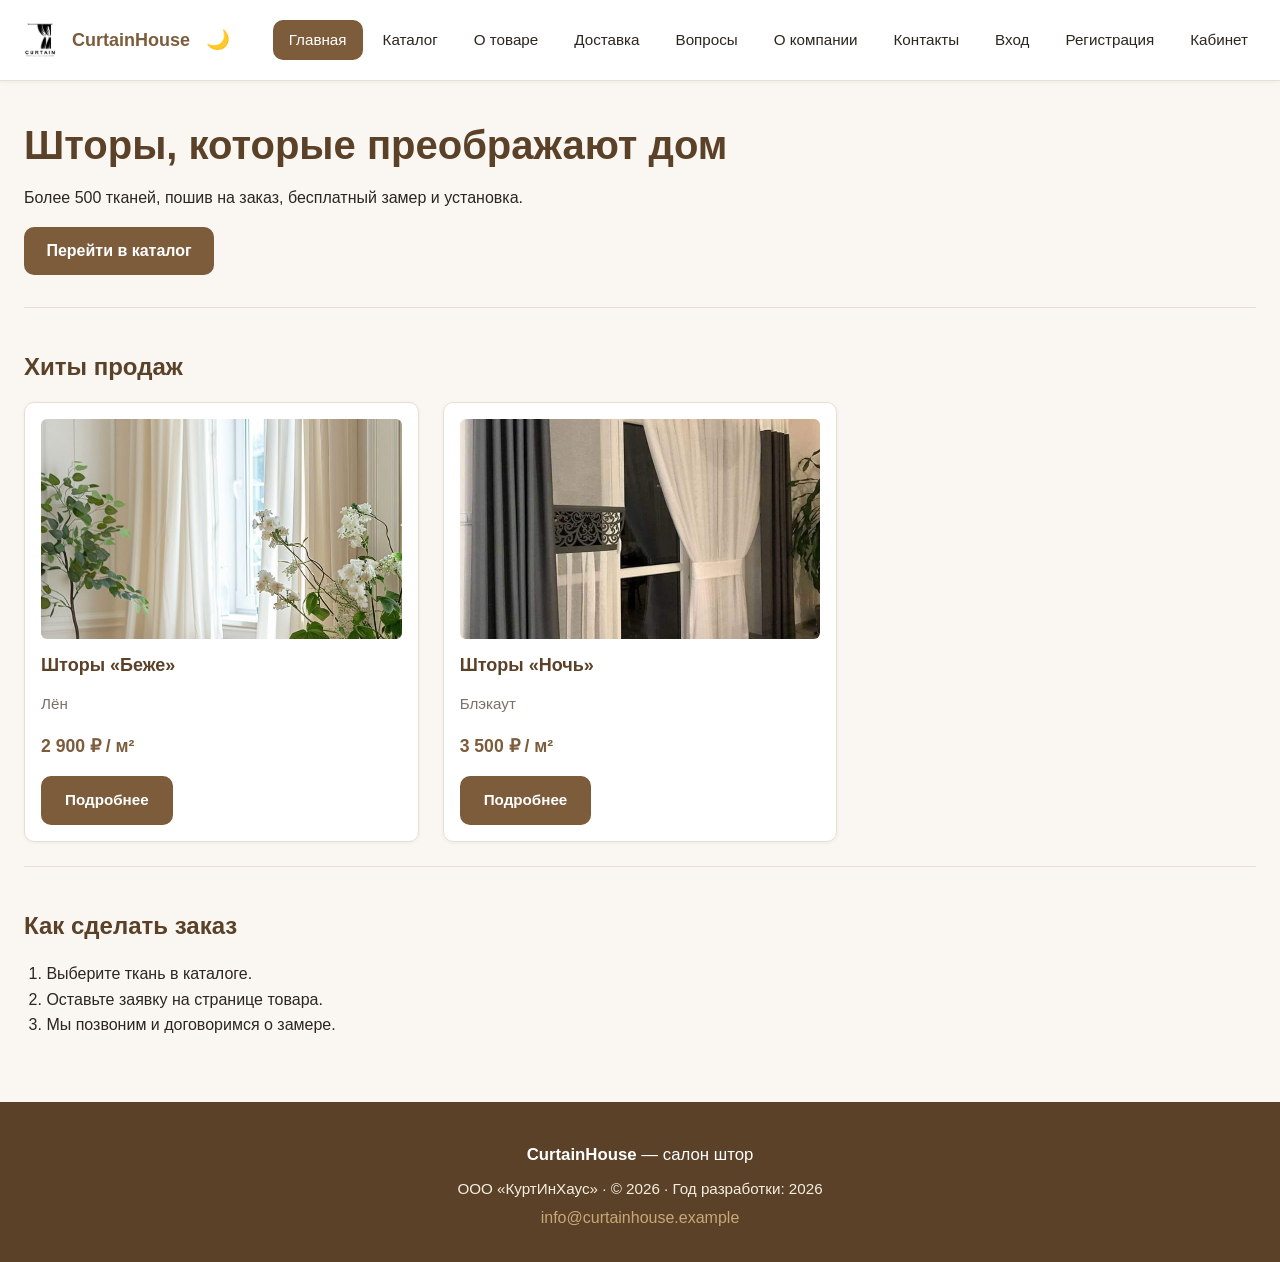
<file: index.html>
<!DOCTYPE html>
<html lang="ru">
<head>
  <meta charset="UTF-8">
  <meta name="viewport" content="width=device-width, initial-scale=1.0">
  <meta name="description" content="CurtainHouse — интернет-магазин штор: готовые решения и пошив на заказ.">
  <title>CurtainHouse — магазин штор</title>
  <link rel="stylesheet" href="css/style.css">
</head>
<body>
  <a href="#main" class="skip-link">Перейти к основному содержимому</a>

  <!-- ШАПКА (см. раздел 3) -->
  <header class="header">
    <a href="index.html" class="header__logo">
      <img src="10.jpg" alt="Логотип CurtainHouse" width="48" height="48">
      <strong>CurtainHouse</strong>
    </a>
    <label class="theme-toggle" aria-label="Переключить тему">
  <input type="checkbox" class="theme-toggle__input" id="theme-toggle">
  <span class="theme-toggle__icon">🌙</span>
</label>
    <input type="checkbox" id="burger" class="header__burger-input">
    <label for="burger" class="header__burger" aria-label="Меню">
      <span class="header__burger-line"></span>
      <span class="header__burger-line"></span>
      <span class="header__burger-line"></span>
    </label>
    <nav class="header__nav" aria-label="Основное меню">
      <ul class="header__menu">
        <li><a href="index.html" class="header__menu-link header__menu-link--active" aria-current="page">Главная</a></li>
        <li><a href="catalog.html" class="header__menu-link">Каталог</a></li>
        <li><a href="product.html" class="header__menu-link">О товаре</a></li>
        <li><a href="delivery.html" class="header__menu-link">Доставка</a></li>
        <li><a href="faq.html" class="header__menu-link">Вопросы</a></li>
        <li><a href="about.html" class="header__menu-link">О компании</a></li>
        <li><a href="contacts.html" class="header__menu-link">Контакты</a></li>
        <li><a href="login.html" class="header__menu-link">Вход</a></li>
        <li><a href="register.html" class="header__menu-link">Регистрация</a></li>
        <li><a href="profile.html" class="header__menu-link">Кабинет</a></li>
      </ul>
    </nav>
  </header>

  <main class="main" id="main">
    <section>
      <h1>Шторы, которые преображают дом</h1>
      <p>Более 500 тканей, пошив на заказ, бесплатный замер и установка.</p>
      <p><a href="catalog.html" class="section__link">Перейти в каталог</a></p>
    </section>

    <section>
      <h2>Хиты продаж</h2>
      <div class="card-grid">
        <article class="card">
          <img class="card__image" src="1.jpg" alt="Шторы льняные бежевые" width="400" height="300">
          <h3 class="card__title"><a href="product.html" class="card__title-link">Шторы «Беже»</a></h3>
          <p class="card__meta">Лён</p>
          <p class="card__price">2 900 ₽ / м²</p>
          <a href="product.html" class="btn btn--primary card__btn">Подробнее</a>
        </article>
        <article class="card">
          <img class="card__image" src="4.jpg" alt="Шторы блэкаут чёрные" width="400" height="300">
          <h3 class="card__title"><a href="product.html" class="card__title-link">Шторы «Ночь»</a></h3>
          <p class="card__meta">Блэкаут</p>
          <p class="card__price">3 500 ₽ / м²</p>
          <a href="product.html" class="btn btn--primary card__btn">Подробнее</a>
        </article>
      </div>
    </section>

    <section>
      <h2>Как сделать заказ</h2>
      <ol>
        <li>Выберите ткань в каталоге.</li>
        <li>Оставьте заявку на странице товара.</li>
        <li>Мы позвоним и договоримся о замере.</li>
      </ol>
    </section>
  </main>
     
  <footer class="footer">
    <p class="footer__title"><strong>CurtainHouse</strong> — салон штор</p>
    <p class="footer__text">ООО «КуртИнХаус» · &copy; 2026 · Год разработки: 2026</p>
    <p><a href="mailto:info@curtainhouse.example" class="footer__link">info@curtainhouse.example</a></p>
  </footer>
    <script src="js/theme.js"></script>
</body>
</html>
</file>
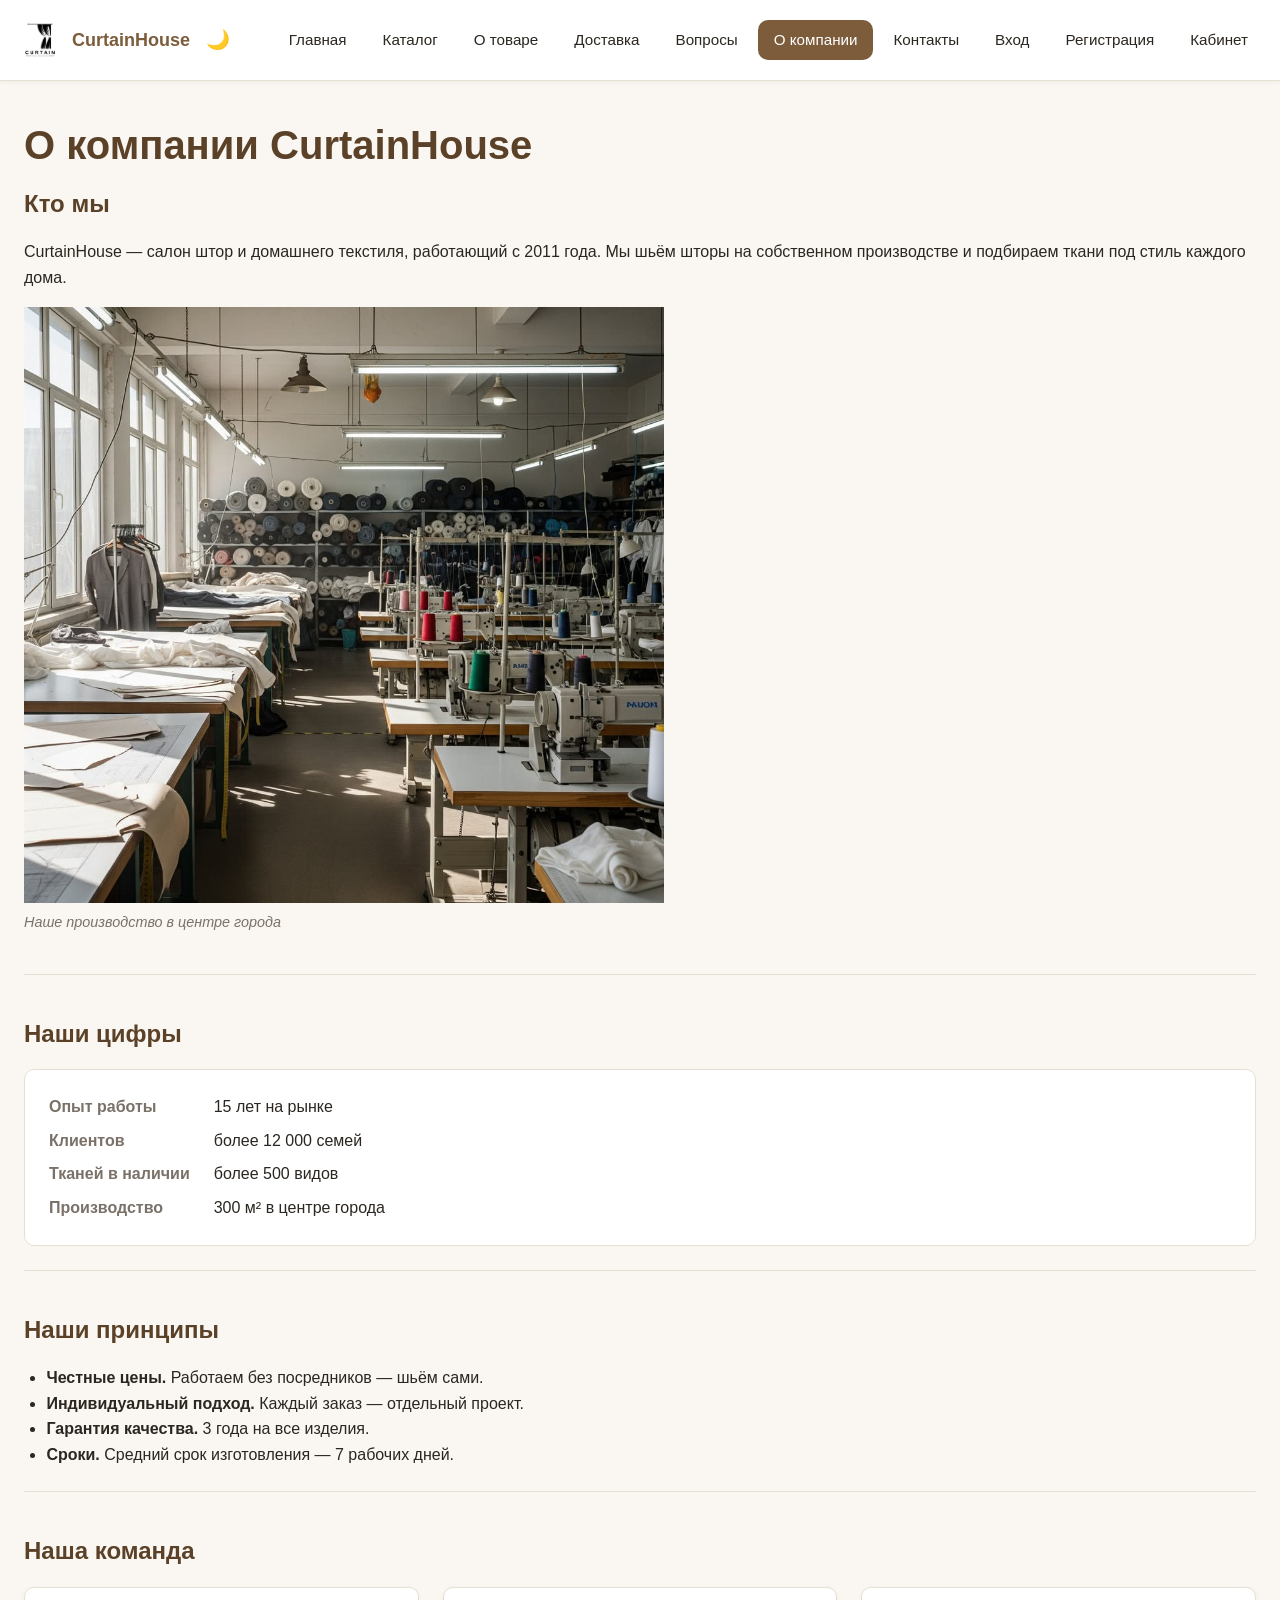
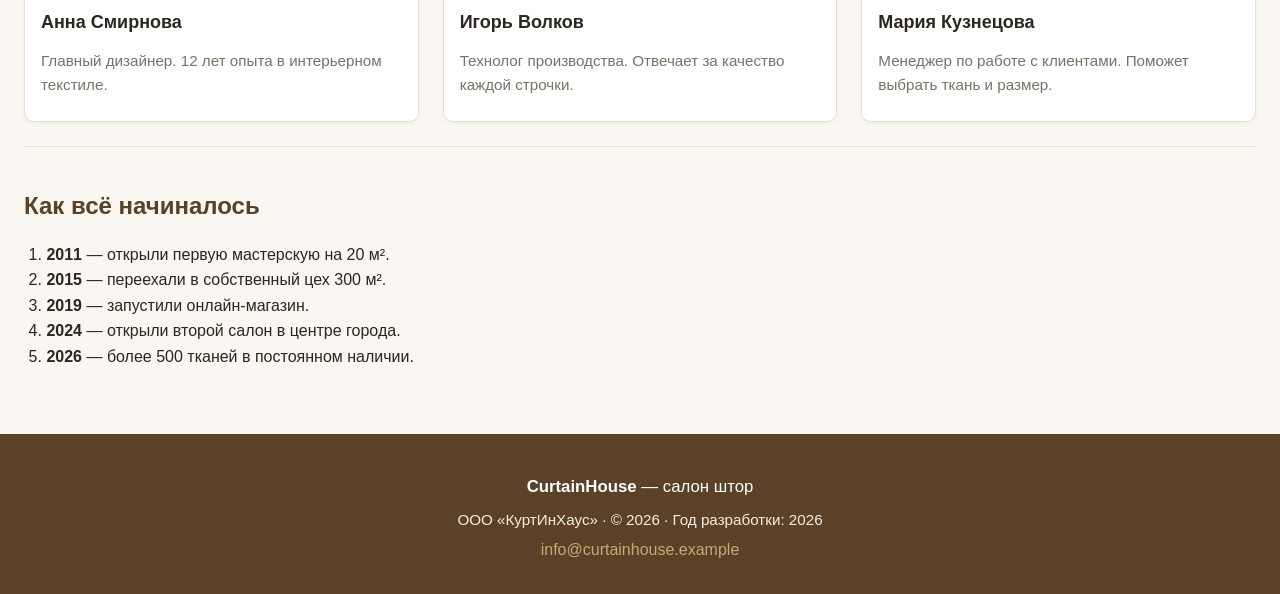
<file: about.html>
<!DOCTYPE html>
<html lang="ru">
<head>
  <meta charset="UTF-8">
  <meta name="viewport" content="width=device-width, initial-scale=1.0">
  <meta name="description" content="О компании CurtainHouse: 15 лет на рынке, собственное производство.">
  <title>О компании — CurtainHouse</title>
  <link rel="stylesheet" href="css/style.css">
</head>
<body>
  <a href="#main" class="skip-link">Перейти к основному содержимому</a>

  <header class="header">
    <a href="index.html" class="header__logo">
      <img src="10.jpg" alt="Логотип CurtainHouse" width="48" height="48">
      <strong>CurtainHouse</strong>
    </a>
    <label class="theme-toggle" aria-label="Переключить тему">
  <input type="checkbox" class="theme-toggle__input" id="theme-toggle">
  <span class="theme-toggle__icon">🌙</span>
</label>
    <input type="checkbox" id="burger" class="header__burger-input">
    <label for="burger" class="header__burger" aria-label="Меню">
      <span class="header__burger-line"></span>
      <span class="header__burger-line"></span>
      <span class="header__burger-line"></span>
    </label>
    <nav class="header__nav" aria-label="Основное меню">
      <ul class="header__menu">
        <li><a href="index.html" class="header__menu-link">Главная</a></li>
        <li><a href="catalog.html" class="header__menu-link">Каталог</a></li>
        <li><a href="product.html" class="header__menu-link">О товаре</a></li>
        <li><a href="delivery.html" class="header__menu-link">Доставка</a></li>
        <li><a href="faq.html" class="header__menu-link">Вопросы</a></li>
        <li><a href="about.html" class="header__menu-link header__menu-link--active" aria-current="page">О компании</a></li>
        <li><a href="contacts.html" class="header__menu-link">Контакты</a></li>
        <li><a href="login.html" class="header__menu-link">Вход</a></li>
        <li><a href="register.html" class="header__menu-link">Регистрация</a></li>
        <li><a href="profile.html" class="header__menu-link">Кабинет</a></li>
      </ul>
    </nav>
  </header>

  <main class="main" id="main">
    <h1>О компании CurtainHouse</h1>

    <section>
      <h2>Кто мы</h2>
      <p>CurtainHouse — салон штор и домашнего текстиля, работающий с 2011 года.
         Мы шьём шторы на собственном производстве и подбираем ткани
         под стиль каждого дома.</p>

      <figure>
        <img src="8c.jpg" alt="Швейный цех CurtainHouse" width="640" height="400">
        <figcaption>Наше производство в центре города</figcaption>
      </figure>
    </section>

    <section>
      <h2>Наши цифры</h2>
      <dl>
        <dt>Опыт работы</dt><dd>15 лет на рынке</dd>
        <dt>Клиентов</dt><dd>более 12 000 семей</dd>
        <dt>Тканей в наличии</dt><dd>более 500 видов</dd>
        <dt>Производство</dt><dd>300 м² в центре города</dd>
      </dl>
    </section>

    <section>
      <h2>Наши принципы</h2>
      <ul>
        <li><strong>Честные цены.</strong> Работаем без посредников — шьём сами.</li>
        <li><strong>Индивидуальный подход.</strong> Каждый заказ — отдельный проект.</li>
        <li><strong>Гарантия качества.</strong> 3 года на все изделия.</li>
        <li><strong>Сроки.</strong> Средний срок изготовления — 7 рабочих дней.</li>
      </ul>
    </section>

    <section>
      <h2>Наша команда</h2>
      <div class="card-grid">
        <article class="card">
          <h3 class="card__title">Анна Смирнова</h3>
          <p class="card__meta">Главный дизайнер. 12 лет опыта в интерьерном текстиле.</p>
        </article>
        <article class="card">
          <h3 class="card__title">Игорь Волков</h3>
          <p class="card__meta">Технолог производства. Отвечает за качество каждой строчки.</p>
        </article>
        <article class="card">
          <h3 class="card__title">Мария Кузнецова</h3>
          <p class="card__meta">Менеджер по работе с клиентами. Поможет выбрать ткань и размер.</p>
        </article>
      </div>
    </section>

    <section>
      <h2>Как всё начиналось</h2>
      <ol>
        <li><strong>2011</strong> — открыли первую мастерскую на 20 м².</li>
        <li><strong>2015</strong> — переехали в собственный цех 300 м².</li>
        <li><strong>2019</strong> — запустили онлайн-магазин.</li>
        <li><strong>2024</strong> — открыли второй салон в центре города.</li>
        <li><strong>2026</strong> — более 500 тканей в постоянном наличии.</li>
      </ol>
    </section>
  </main>

  <footer class="footer">
    <p class="footer__title"><strong>CurtainHouse</strong> — салон штор</p>
    <p class="footer__text">ООО «КуртИнХаус» · &copy; 2026 · Год разработки: 2026</p>
    <p><a href="mailto:info@curtainhouse.example" class="footer__link">info@curtainhouse.example</a></p>
  </footer>
  <script src="js/theme.js"></script>
</body>
</html>
</file>
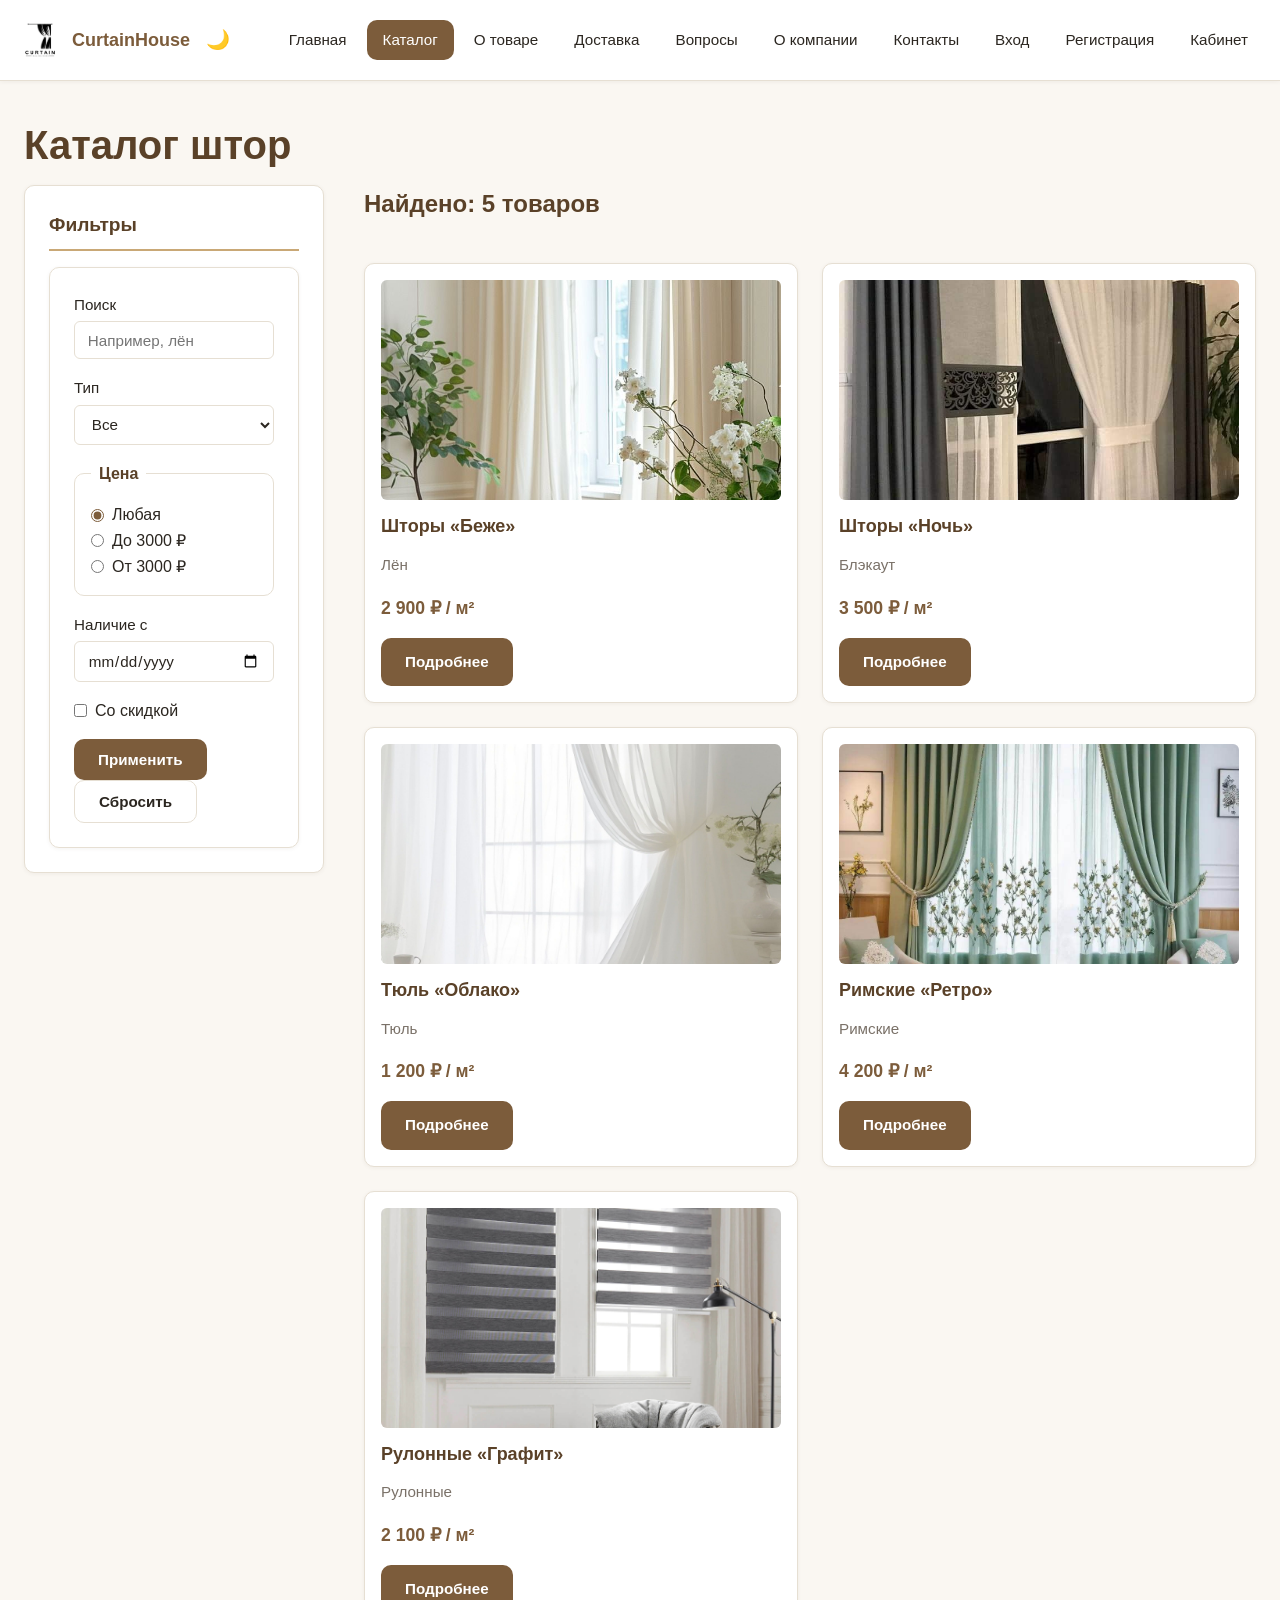
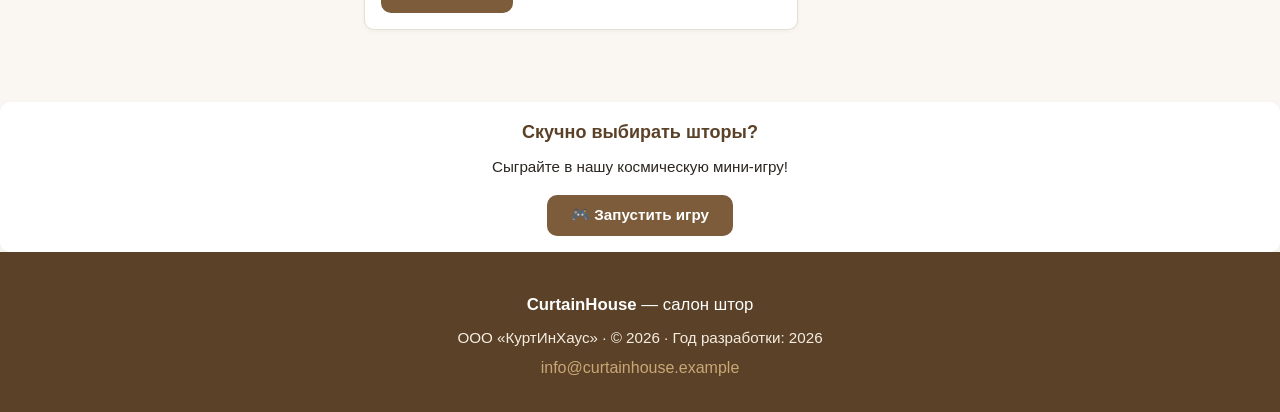
<file: catalog.html>
<!DOCTYPE html>
<html lang="ru">
<head>
  <meta charset="UTF-8">
  <meta name="viewport" content="width=device-width, initial-scale=1.0">
  <meta name="description" content="Каталог штор CurtainHouse: блэкаут, лён, тюль, римские и рулонные.">
  <title>Каталог штор — CurtainHouse</title>
  <link rel="stylesheet" href="css/style.css">
</head>
<body>
  <a href="#main" class="skip-link">Перейти к основному содержимому</a>

  <header class="header">
    <a href="index.html" class="header__logo">
      <img src="10.jpg" alt="Логотип CurtainHouse" width="48" height="48">
      <strong>CurtainHouse</strong>
    </a>
    <label class="theme-toggle" aria-label="Переключить тему">
  <input type="checkbox" class="theme-toggle__input" id="theme-toggle">
  <span class="theme-toggle__icon">🌙</span>
</label>
    <input type="checkbox" id="burger" class="header__burger-input">
    <label for="burger" class="header__burger" aria-label="Меню">
      <span class="header__burger-line"></span>
      <span class="header__burger-line"></span>
      <span class="header__burger-line"></span>
    </label>
    <nav class="header__nav" aria-label="Основное меню">
      <ul class="header__menu">
        <li><a href="index.html" class="header__menu-link">Главная</a></li>
        <li><a href="catalog.html" class="header__menu-link header__menu-link--active" aria-current="page">Каталог</a></li>
        <li><a href="product.html" class="header__menu-link">О товаре</a></li>
        <li><a href="delivery.html" class="header__menu-link">Доставка</a></li>
        <li><a href="faq.html" class="header__menu-link">Вопросы</a></li>
        <li><a href="about.html" class="header__menu-link">О компании</a></li>
        <li><a href="contacts.html" class="header__menu-link">Контакты</a></li>
        <li><a href="login.html" class="header__menu-link">Вход</a></li>
        <li><a href="register.html" class="header__menu-link">Регистрация</a></li>
        <li><a href="profile.html" class="header__menu-link">Кабинет</a></li>
      </ul>
    </nav>
  </header>

  <main class="main" id="main">
    <h1>Каталог штор</h1>

    <div class="catalog">
      <aside class="catalog__aside">
        <h2 class="catalog__aside-title">Фильтры</h2>
        <form class="form" action="catalog.html" method="get">
          <div class="form__field">
            <label class="form__label" for="q">Поиск</label>
            <input class="form__input" type="search" id="q" name="q" placeholder="Например, лён">
          </div>
          <div class="form__field">
            <label class="form__label" for="type">Тип</label>
            <select class="form__select" id="type" name="type">
              <option value="">Все</option>
              <option value="blackout">Блэкаут</option>
              <option value="linen">Лён</option>
              <option value="tulle">Тюль</option>
              <option value="roman">Римские</option>
              <option value="roller">Рулонные</option>
            </select>
          </div>
          <fieldset class="form__fieldset">
            <legend class="form__legend">Цена</legend>
            <label class="form__checkbox-label"><input class="form__checkbox" type="radio" name="price" value="any" checked> Любая</label>
            <label class="form__checkbox-label"><input class="form__checkbox" type="radio" name="price" value="low"> До 3000 ₽</label>
            <label class="form__checkbox-label"><input class="form__checkbox" type="radio" name="price" value="high"> От 3000 ₽</label>
          </fieldset>
          <div class="form__field">
            <label class="form__label" for="date">Наличие с</label>
            <input class="form__input" type="date" id="date" name="date">
          </div>
          <div class="form__field">
            <label class="form__checkbox-label"><input class="form__checkbox" type="checkbox" name="sale" value="1"> Со скидкой</label>
          </div>
          <button type="submit" class="btn btn--primary">Применить</button>
          <button type="reset" class="btn btn--secondary">Сбросить</button>
        </form>
      </aside>

      <section class="catalog__content card-grid" aria-label="Список товаров">
        <h2 class="card-grid__title">Найдено: 5 товаров</h2>

        <article class="card">
          <img class="card__image" src="1.jpg" alt="Шторы льняные бежевые" width="400" height="300">
          <h3 class="card__title"><a href="product.html" class="card__title-link">Шторы «Беже»</a></h3>
          <p class="card__meta">Лён</p>
          <p class="card__price">2 900 ₽ / м²</p>
          <a href="product.html" class="btn btn--primary card__btn">Подробнее</a>
        </article>

        <article class="card">
          <img class="card__image" src="4.jpg" alt="Шторы блэкаут чёрные" width="400" height="300">
          <h3 class="card__title"><a href="product.html" class="card__title-link">Шторы «Ночь»</a></h3>
          <p class="card__meta">Блэкаут</p>
          <p class="card__price">3 500 ₽ / м²</p>
          <a href="product.html" class="btn btn--primary card__btn">Подробнее</a>
        </article>

        <article class="card">
          <img class="card__image" src="2.jpg" alt="Тюль белая" width="400" height="300">
          <h3 class="card__title"><a href="product.html" class="card__title-link">Тюль «Облако»</a></h3>
          <p class="card__meta">Тюль</p>
          <p class="card__price">1 200 ₽ / м²</p>
          <a href="product.html" class="btn btn--primary card__btn">Подробнее</a>
        </article>

        <article class="card">
          <img class="card__image" src="3.jpg" alt="Римские шторы" width="400" height="300">
          <h3 class="card__title"><a href="product.html" class="card__title-link">Римские «Ретро»</a></h3>
          <p class="card__meta">Римские</p>
          <p class="card__price">4 200 ₽ / м²</p>
          <a href="product.html" class="btn btn--primary card__btn">Подробнее</a>
        </article>

        <article class="card">
          <img class="card__image" src="7.jpg" alt="Рулонные шторы серые" width="400" height="300">
          <h3 class="card__title"><a href="product.html" class="card__title-link">Рулонные «Графит»</a></h3>
          <p class="card__meta">Рулонные</p>
          <p class="card__price">2 100 ₽ / м²</p>
          <a href="product.html" class="btn btn--primary card__btn">Подробнее</a>
        </article>
      </section>
    </div>
  </main>
    <!-- Блок с игрой -->
    <section style="text-align: center; margin-top: 2rem; padding: 1rem; background: var(--color-surface); border-radius: var(--radius-md); box-shadow: var(--shadow-sm);">
        <h3 style="color: var(--color-primary-dark); margin-bottom: 0.5rem;">Скучно выбирать шторы?</h3>
        <p style="font-size: 0.95rem; margin-bottom: 1rem;">Сыграйте в нашу космическую мини-игру!</p>
        
        <!-- Кнопка-ссылка на игру (с пульсацией) -->
        <a href="game.html" class="btn btn--primary btn--pulse" style="padding: 0.5rem 1.5rem;">
            🎮 Запустить игру
        </a>
    </section>

  <footer class="footer">
    <p class="footer__title"><strong>CurtainHouse</strong> — салон штор</p>
    <p class="footer__text">ООО «КуртИнХаус» · &copy; 2026 · Год разработки: 2026</p>
    <p><a href="mailto:info@curtainhouse.example" class="footer__link">info@curtainhouse.example</a></p>
  </footer>
    <script src="js/theme.js"></script>
</body>
</html>
</file>
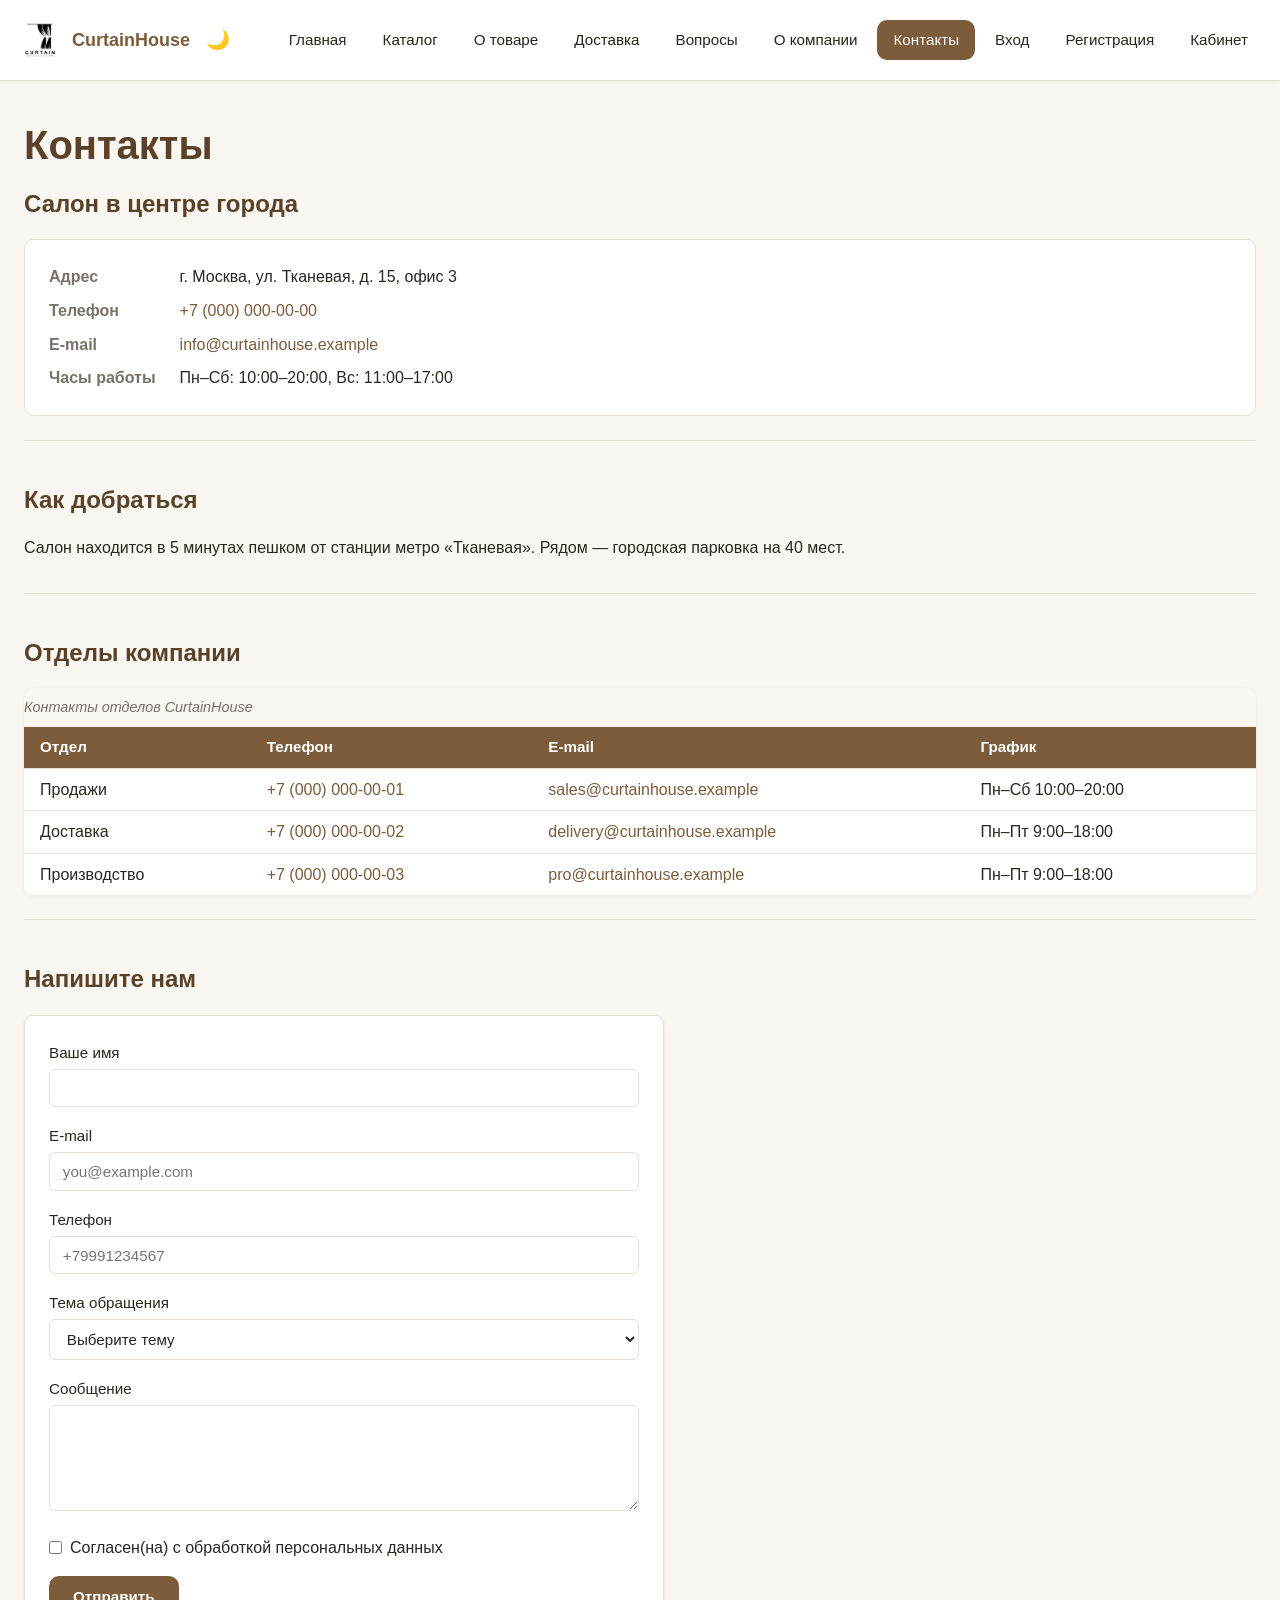
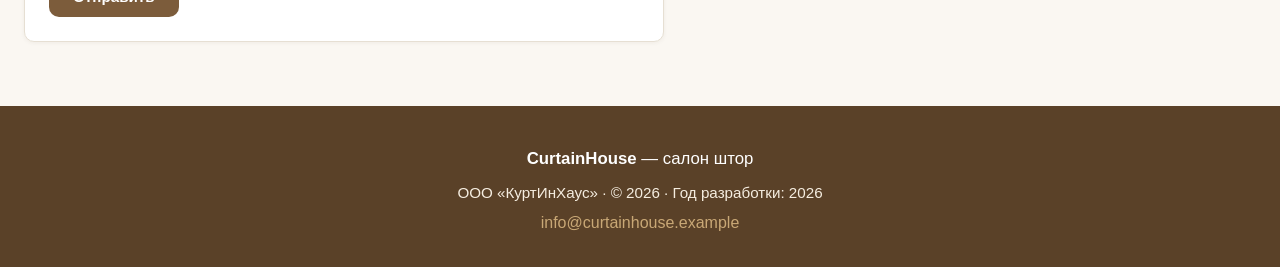
<file: contacts.html>
<!DOCTYPE html>
<html lang="ru">
<head>
  <meta charset="UTF-8">
  <meta name="viewport" content="width=device-width, initial-scale=1.0">
  <meta name="description" content="Контакты CurtainHouse: адрес, телефон, email, форма обратной связи.">
  <title>Контакты — CurtainHouse</title>
  <link rel="stylesheet" href="css/style.css">
</head>
<body>
  <a href="#main" class="skip-link">Перейти к основному содержимому</a>

  <header class="header">
    <a href="index.html" class="header__logo">
      <img src="10.jpg" alt="Логотип CurtainHouse" width="48" height="48">
      <strong>CurtainHouse</strong>
    </a>
    <label class="theme-toggle" aria-label="Переключить тему">
  <input type="checkbox" class="theme-toggle__input" id="theme-toggle">
  <span class="theme-toggle__icon">🌙</span>
</label>
    <input type="checkbox" id="burger" class="header__burger-input">
    <label for="burger" class="header__burger" aria-label="Меню">
      <span class="header__burger-line"></span>
      <span class="header__burger-line"></span>
      <span class="header__burger-line"></span>
    </label>
    <nav class="header__nav" aria-label="Основное меню">
      <ul class="header__menu">
        <li><a href="index.html" class="header__menu-link">Главная</a></li>
        <li><a href="catalog.html" class="header__menu-link">Каталог</a></li>
        <li><a href="product.html" class="header__menu-link">О товаре</a></li>
        <li><a href="delivery.html" class="header__menu-link">Доставка</a></li>
        <li><a href="faq.html" class="header__menu-link">Вопросы</a></li>
        <li><a href="about.html" class="header__menu-link">О компании</a></li>
        <li><a href="contacts.html" class="header__menu-link header__menu-link--active" aria-current="page">Контакты</a></li>
        <li><a href="login.html" class="header__menu-link">Вход</a></li>
        <li><a href="register.html" class="header__menu-link">Регистрация</a></li>
        <li><a href="profile.html" class="header__menu-link">Кабинет</a></li>
      </ul>
    </nav>
  </header>

  <main class="main" id="main">
    <h1>Контакты</h1>

    <section>
      <h2>Салон в центре города</h2>
      <dl>
        <dt>Адрес</dt><dd>г. Москва, ул. Тканевая, д. 15, офис 3</dd>
        <dt>Телефон</dt><dd><a href="tel:+70000000000">+7 (000) 000-00-00</a></dd>
        <dt>E-mail</dt><dd><a href="mailto:info@curtainhouse.example">info@curtainhouse.example</a></dd>
        <dt>Часы работы</dt><dd>Пн–Сб: 10:00–20:00, Вс: 11:00–17:00</dd>
      </dl>
    </section>

    <section>
      <h2>Как добраться</h2>
      <p>Салон находится в 5 минутах пешком от станции метро «Тканевая».
         Рядом — городская парковка на 40 мест.</p>
    </section>

    <section>
      <h2>Отделы компании</h2>
      <div class="table-wrap">
        <table class="table">
          <caption>Контакты отделов CurtainHouse</caption>
          <thead>
            <tr>
              <th scope="col">Отдел</th>
              <th scope="col">Телефон</th>
              <th scope="col">E-mail</th>
              <th scope="col">График</th>
            </tr>
          </thead>
          <tbody>
            <tr>
              <td>Продажи</td>
              <td><a href="tel:+70000000001">+7 (000) 000-00-01</a></td>
              <td><a href="mailto:sales@curtainhouse.example">sales@curtainhouse.example</a></td>
              <td>Пн–Сб 10:00–20:00</td>
            </tr>
            <tr>
              <td>Доставка</td>
              <td><a href="tel:+70000000002">+7 (000) 000-00-02</a></td>
              <td><a href="mailto:delivery@curtainhouse.example">delivery@curtainhouse.example</a></td>
              <td>Пн–Пт 9:00–18:00</td>
            </tr>
            <tr>
              <td>Производство</td>
              <td><a href="tel:+70000000003">+7 (000) 000-00-03</a></td>
              <td><a href="mailto:pro@curtainhouse.example">pro@curtainhouse.example</a></td>
              <td>Пн–Пт 9:00–18:00</td>
            </tr>
          </tbody>
        </table>
      </div>
    </section>

    <section>
      <h2>Напишите нам</h2>
      <form class="form" action="feedback.php" method="post">
        <div class="form__field">
          <label class="form__label" for="name">Ваше имя</label>
          <input class="form__input" type="text" id="name" name="name" required minlength="2" maxlength="50">
        </div>
        <div class="form__field">
          <label class="form__label" for="email">E-mail</label>
          <input class="form__input" type="email" id="email" name="email" required placeholder="you@example.com">
        </div>
        <div class="form__field">
          <label class="form__label" for="phone">Телефон</label>
          <input class="form__input" type="tel" id="phone" name="phone" pattern="\+7\d{10}"
                 placeholder="+79991234567" title="+7 и 10 цифр">
        </div>
        <div class="form__field">
          <label class="form__label" for="subject">Тема обращения</label>
          <select class="form__select" id="subject" name="subject" required>
            <option value="">Выберите тему</option>
            <option value="order">Вопрос по заказу</option>
            <option value="delivery">Доставка</option>
            <option value="measure">Запись на замер</option>
            <option value="other">Другое</option>
          </select>
        </div>
        <div class="form__field">
          <label class="form__label" for="message">Сообщение</label>
          <textarea class="form__textarea" id="message" name="message" rows="5" maxlength="500" required></textarea>
        </div>
        <div class="form__field">
          <label class="form__checkbox-label"><input class="form__checkbox" type="checkbox" name="agree" value="1" required>
            Согласен(на) с обработкой персональных данных</label>
        </div>
        <button type="submit" class="btn btn--primary">Отправить</button>
      </form>
    </section>
  </main>

  <footer class="footer">
    <p class="footer__title"><strong>CurtainHouse</strong> — салон штор</p>
    <p class="footer__text">ООО «КуртИнХаус» · &copy; 2026 · Год разработки: 2026</p>
    <p><a href="mailto:info@curtainhouse.example" class="footer__link">info@curtainhouse.example</a></p>
  </footer>
    <script src="js/theme.js"></script>
</body>
</html>
</file>
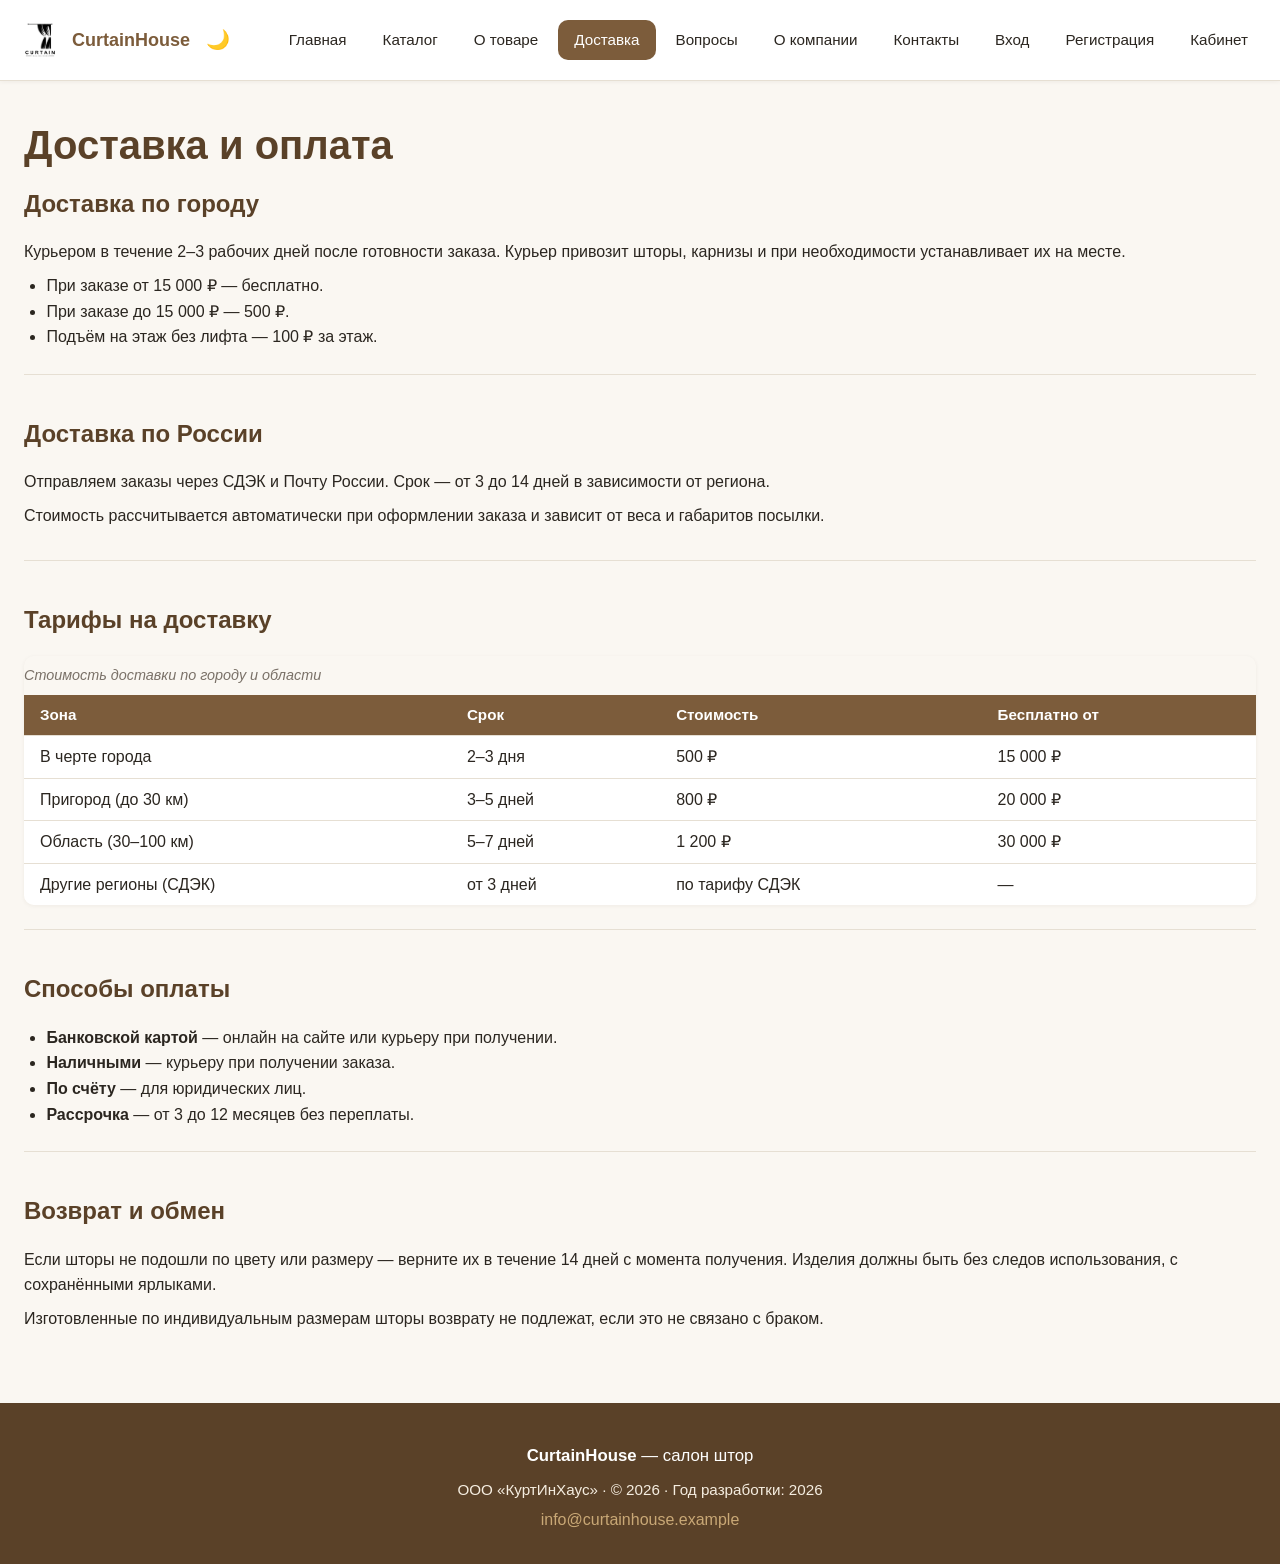
<file: delivery.html>
<!DOCTYPE html>
<html lang="ru">
<head>
  <meta charset="UTF-8">
  <meta name="viewport" content="width=device-width, initial-scale=1.0">
  <meta name="description" content="Доставка и оплата в CurtainHouse: курьером по городу, СДЭК по России, оплата картой или наличными.">
  <title>Доставка и оплата — CurtainHouse</title>
  <link rel="stylesheet" href="css/style.css">
</head>
<body>
  <a href="#main" class="skip-link">Перейти к основному содержимому</a>

  <header class="header">
    <a href="index.html" class="header__logo">
      <img src="10.jpg" alt="Логотип CurtainHouse" width="48" height="48">
      <strong>CurtainHouse</strong>
    </a>
    <label class="theme-toggle" aria-label="Переключить тему">
  <input type="checkbox" class="theme-toggle__input" id="theme-toggle">
  <span class="theme-toggle__icon">🌙</span>
</label>
    <input type="checkbox" id="burger" class="header__burger-input">
    <label for="burger" class="header__burger" aria-label="Меню">
      <span class="header__burger-line"></span>
      <span class="header__burger-line"></span>
      <span class="header__burger-line"></span>
    </label>
    <nav class="header__nav" aria-label="Основное меню">
      <ul class="header__menu">
        <li><a href="index.html" class="header__menu-link">Главная</a></li>
        <li><a href="catalog.html" class="header__menu-link">Каталог</a></li>
        <li><a href="product.html" class="header__menu-link">О товаре</a></li>
        <li><a href="delivery.html" class="header__menu-link header__menu-link--active" aria-current="page">Доставка</a></li>
        <li><a href="faq.html" class="header__menu-link">Вопросы</a></li>
        <li><a href="about.html" class="header__menu-link">О компании</a></li>
        <li><a href="contacts.html" class="header__menu-link">Контакты</a></li>
        <li><a href="login.html" class="header__menu-link">Вход</a></li>
        <li><a href="register.html" class="header__menu-link">Регистрация</a></li>
        <li><a href="profile.html" class="header__menu-link">Кабинет</a></li>
      </ul>
    </nav>
  </header>

  <main class="main" id="main">
    <h1>Доставка и оплата</h1>

    <section>
      <h2>Доставка по городу</h2>
      <p>Курьером в течение 2–3 рабочих дней после готовности заказа.
         Курьер привозит шторы, карнизы и при необходимости устанавливает их на месте.</p>
      <ul>
        <li>При заказе от 15 000 ₽ — бесплатно.</li>
        <li>При заказе до 15 000 ₽ — 500 ₽.</li>
        <li>Подъём на этаж без лифта — 100 ₽ за этаж.</li>
      </ul>
    </section>

    <section>
      <h2>Доставка по России</h2>
      <p>Отправляем заказы через СДЭК и Почту России. Срок — от 3 до 14 дней
         в зависимости от региона.</p>
      <p>Стоимость рассчитывается автоматически при оформлении заказа
         и зависит от веса и габаритов посылки.</p>
    </section>

    <section>
      <h2>Тарифы на доставку</h2>
      <div class="table-wrap">
        <table class="table">
          <caption>Стоимость доставки по городу и области</caption>
          <thead>
            <tr>
              <th scope="col">Зона</th>
              <th scope="col">Срок</th>
              <th scope="col">Стоимость</th>
              <th scope="col">Бесплатно от</th>
            </tr>
          </thead>
          <tbody>
            <tr>
              <td>В черте города</td>
              <td>2–3 дня</td>
              <td>500 ₽</td>
              <td>15 000 ₽</td>
            </tr>
            <tr>
              <td>Пригород (до 30 км)</td>
              <td>3–5 дней</td>
              <td>800 ₽</td>
              <td>20 000 ₽</td>
            </tr>
            <tr>
              <td>Область (30–100 км)</td>
              <td>5–7 дней</td>
              <td>1 200 ₽</td>
              <td>30 000 ₽</td>
            </tr>
            <tr>
              <td>Другие регионы (СДЭК)</td>
              <td>от 3 дней</td>
              <td>по тарифу СДЭК</td>
              <td>—</td>
            </tr>
          </tbody>
        </table>
      </div>
    </section>

    <section>
      <h2>Способы оплаты</h2>
      <ul>
        <li><strong>Банковской картой</strong> — онлайн на сайте или курьеру при получении.</li>
        <li><strong>Наличными</strong> — курьеру при получении заказа.</li>
        <li><strong>По счёту</strong> — для юридических лиц.</li>
        <li><strong>Рассрочка</strong> — от 3 до 12 месяцев без переплаты.</li>
      </ul>
    </section>

    <section>
      <h2>Возврат и обмен</h2>
      <p>Если шторы не подошли по цвету или размеру — верните их в течение
         14 дней с момента получения. Изделия должны быть без следов
         использования, с сохранёнными ярлыками.</p>
      <p>Изготовленные по индивидуальным размерам шторы возврату не подлежат,
         если это не связано с браком.</p>
    </section>
  </main>

  <footer class="footer">
    <p class="footer__title"><strong>CurtainHouse</strong> — салон штор</p>
    <p class="footer__text">ООО «КуртИнХаус» · &copy; 2026 · Год разработки: 2026</p>
    <p><a href="mailto:info@curtainhouse.example" class="footer__link">info@curtainhouse.example</a></p>
  </footer>
    <script src="js/theme.js"></script>
</body>
</html>
</file>
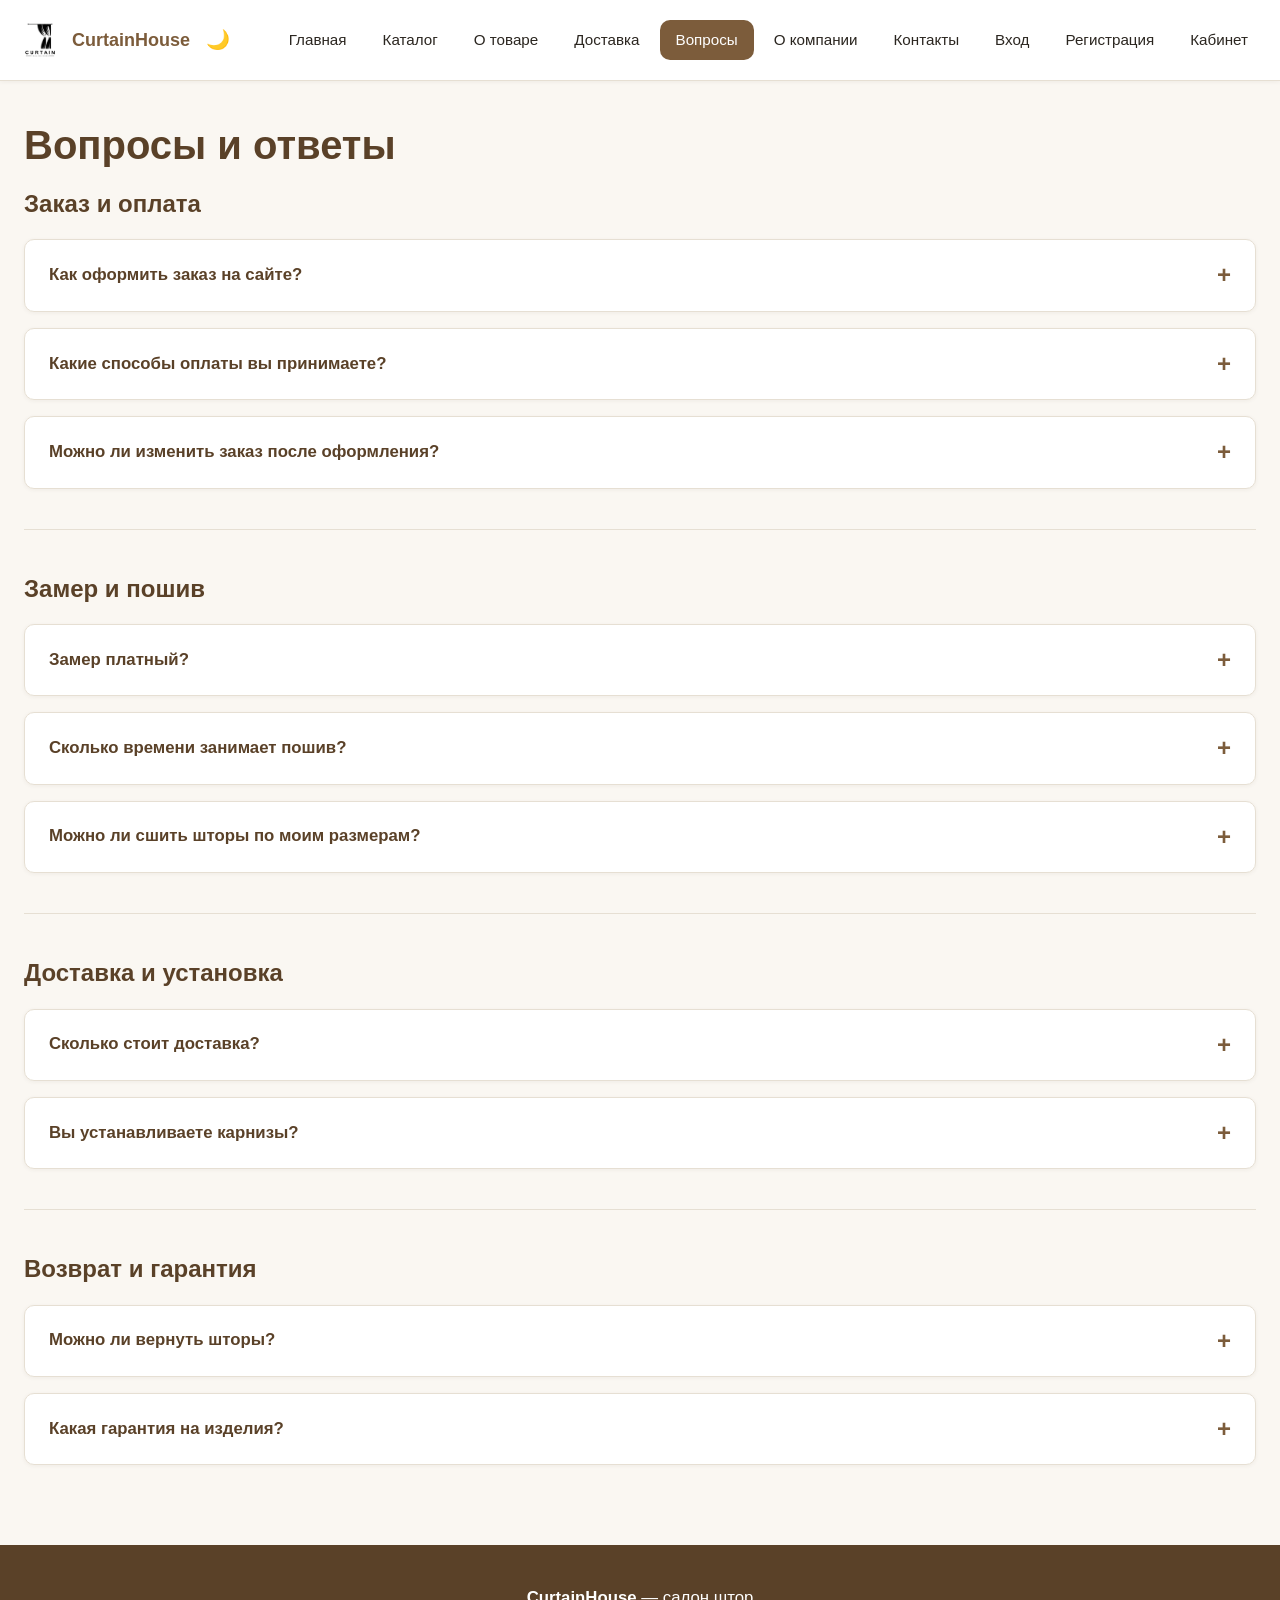
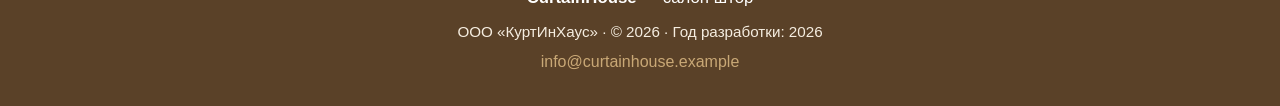
<file: faq.html>
<!DOCTYPE html>
<html lang="ru">
<head>
  <meta charset="UTF-8">
  <meta name="viewport" content="width=device-width, initial-scale=1.0">
  <meta name="description" content="Частые вопросы о шторах, доставке и пошиве в CurtainHouse.">
  <title>Вопросы и ответы — CurtainHouse</title>
  <link rel="stylesheet" href="css/style.css">
</head>
<body>
  <a href="#main" class="skip-link">Перейти к основному содержимому</a>

  <header class="header">
    <a href="index.html" class="header__logo">
      <img src="10.jpg" alt="Логотип CurtainHouse" width="48" height="48">
      <strong>CurtainHouse</strong>
    </a>
    <label class="theme-toggle" aria-label="Переключить тему">
  <input type="checkbox" class="theme-toggle__input" id="theme-toggle">
  <span class="theme-toggle__icon">🌙</span>
</label>
    <input type="checkbox" id="burger" class="header__burger-input">
    <label for="burger" class="header__burger" aria-label="Меню">
      <span class="header__burger-line"></span>
      <span class="header__burger-line"></span>
      <span class="header__burger-line"></span>
    </label>
    <nav class="header__nav" aria-label="Основное меню">
      <ul class="header__menu">
        <li><a href="index.html" class="header__menu-link">Главная</a></li>
        <li><a href="catalog.html" class="header__menu-link">Каталог</a></li>
        <li><a href="product.html" class="header__menu-link">О товаре</a></li>
        <li><a href="delivery.html" class="header__menu-link">Доставка</a></li>
        <li><a href="faq.html" class="header__menu-link header__menu-link--active" aria-current="page">Вопросы</a></li>
        <li><a href="about.html" class="header__menu-link">О компании</a></li>
        <li><a href="contacts.html" class="header__menu-link">Контакты</a></li>
        <li><a href="login.html" class="header__menu-link">Вход</a></li>
        <li><a href="register.html" class="header__menu-link">Регистрация</a></li>
        <li><a href="profile.html" class="header__menu-link">Кабинет</a></li>
      </ul>
    </nav>
  </header>

  <main class="main" id="main">
    <h1>Вопросы и ответы</h1>

    <section>
      <h2>Заказ и оплата</h2>

      <details class="faq">
        <summary class="faq__question">Как оформить заказ на сайте?</summary>
        <p class="faq__answer">Выберите ткань в каталоге, откройте страницу товара, заполните форму
           заказа: имя, телефон, размеры окна и адрес доставки. Мы позвоним
           в течение дня и подтвердим заказ.</p>
      </details>

      <details class="faq">
        <summary class="faq__question">Какие способы оплаты вы принимаете?</summary>
        <p class="faq__answer">Банковской картой онлайн, наличными курьеру при получении, по счёту
           для юридических лиц. Также доступна рассрочка от 3 до 12 месяцев
           через банк-партнёр.</p>
      </details>

      <details class="faq">
        <summary class="faq__question">Можно ли изменить заказ после оформления?</summary>
        <p class="faq__answer">Да, если заказ ещё не передан в производство. Позвоните нам
           по телефону из раздела <a href="contacts.html">«Контакты»</a> — мы внесём изменения.</p>
      </details>
    </section>

    <section>
      <h2>Замер и пошив</h2>

      <details class="faq">
        <summary class="faq__question">Замер платный?</summary>
        <p class="faq__answer">Замер и консультация дизайнера — бесплатно при заказе пошива.
           Дизайнер приедет в удобное время, поможет выбрать ткань и рассчитает
           стоимость.</p>
      </details>

      <details class="faq">
        <summary class="faq__question">Сколько времени занимает пошив?</summary>
        <p class="faq__answer">Средний срок — 7 рабочих дней. Если ткань в наличии и размеры
           стандартные, можем уложиться в 3–5 дней.</p>
      </details>

      <details class="faq">
        <summary class="faq__question">Можно ли сшить шторы по моим размерам?</summary>
        <p class="faq__answer">Да, мы шьём по индивидуальным размерам. Достаточно указать ширину
           и высоту окна в сантиметрах — остальное сделает наш технолог.</p>
      </details>
    </section>

    <section>
      <h2>Доставка и установка</h2>

      <details class="faq">
        <summary class="faq__question">Сколько стоит доставка?</summary>
        <p class="faq__answer">По городу — 500 ₽, бесплатно при заказе от 15 000 ₽. По России —
           через СДЭК, стоимость рассчитывается при оформлении. Подробнее —
           на странице <a href="delivery.html">«Доставка и оплата»</a>.</p>
      </details>

      <details class="faq">
        <summary class="faq__question">Вы устанавливаете карнизы?</summary>
        <p class="faq__answer">Да, мы устанавливаем карнизы и навешиваем шторы. Стоимость монтажа
           входит в услугу «под ключ» при заказе от 20 000 ₽.</p>
      </details>
    </section>

    <section>
      <h2>Возврат и гарантия</h2>

      <details class="faq">
        <summary class="faq__question">Можно ли вернуть шторы?</summary>
        <p class="faq__answer">Да, в течение 14 дней с момента получения, если изделие не использовалось
           и сохранены ярлыки. Шторы, сшитые по индивидуальным размерам,
           возврату не подлежат, кроме случаев брака.</p>
      </details>

      <details class="faq">
        <summary class="faq__question">Какая гарантия на изделия?</summary>
        <p class="faq__answer">3 года на все изделия и фурнитуру. Если что-то порвалось или сломалось
           по нашей вине — заменим или починим бесплатно.</p>
      </details>
    </section>
  </main>

  <footer class="footer">
    <p class="footer__title"><strong>CurtainHouse</strong> — салон штор</p>
    <p class="footer__text">ООО «КуртИнХаус» · &copy; 2026 · Год разработки: 2026</p>
    <p><a href="mailto:info@curtainhouse.example" class="footer__link">info@curtainhouse.example</a></p>
  </footer>
    <script src="js/theme.js"></script>
</body>
</html>
</file>
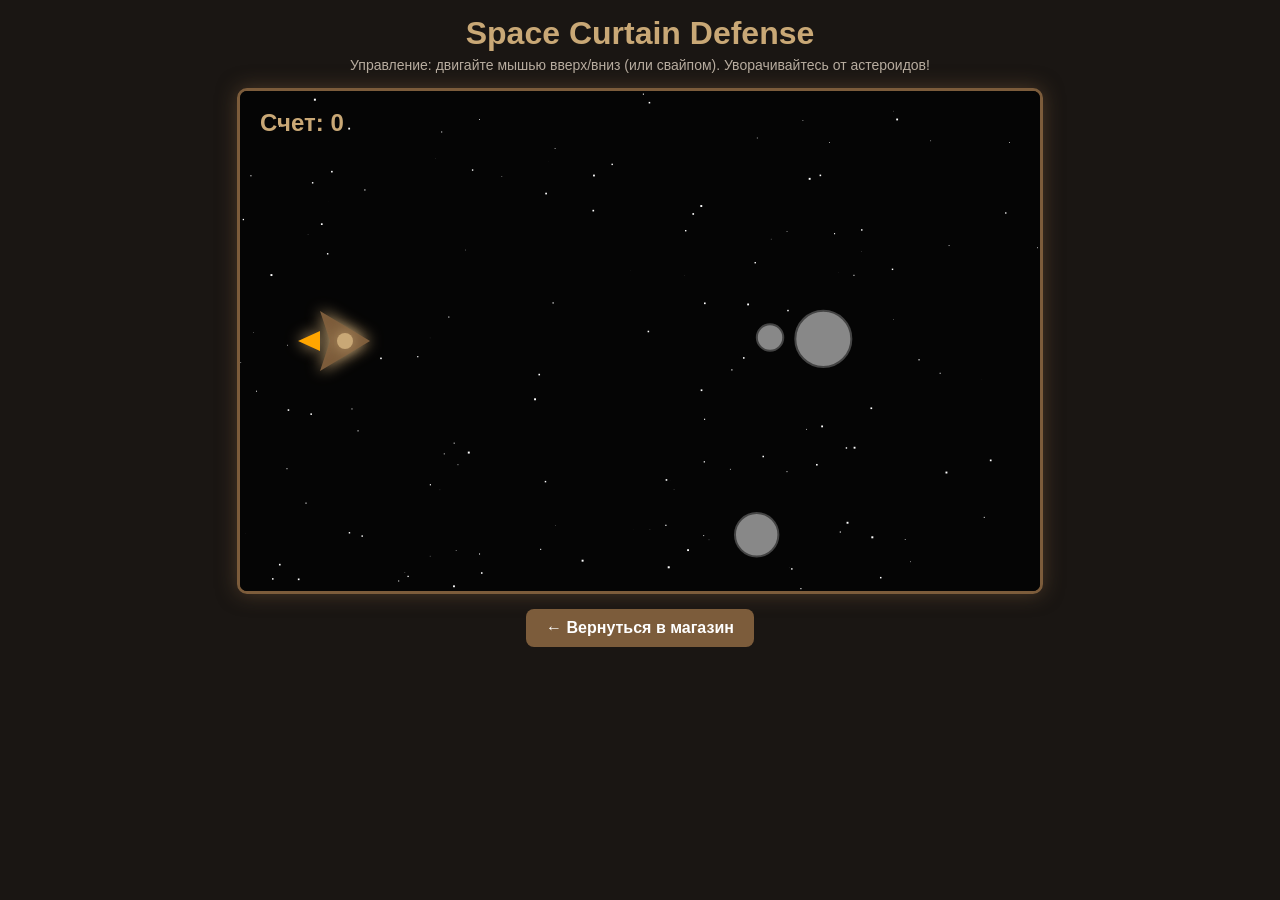
<file: game.html>
<!DOCTYPE html>
<html lang="ru">
<head>
    <meta charset="UTF-8">
    <meta name="viewport" content="width=device-width, initial-scale=1.0">
    <title>Космическия игра - Игра</title>
    <style>
        body {
            margin: 0;
            padding: 0;
            display: flex;
            flex-direction: column;
            align-items: center;
            background-color: #1a1613;
            color: #f2ede4;
            font-family: 'Segoe UI', Tahoma, sans-serif;
            overflow: hidden;
        }
        h1 { margin: 15px 0 5px; color: #c9a876; }
        p { margin: 0 0 15px; color: #b8ada0; font-size: 14px; }
        canvas {
            background-color: #000;
            border: 3px solid #7c5c3b;
            border-radius: 10px;
            box-shadow: 0 0 20px rgba(124, 92, 59, 0.5);
            cursor: crosshair;
            max-width: 95vw;
            max-height: 75vh;
        }
        .back-btn {
            margin-top: 15px;
            padding: 10px 20px;
            background: #7c5c3b;
            color: white;
            text-decoration: none;
            border-radius: 8px;
            font-weight: bold;
            transition: background 0.2s;
        }
        .back-btn:hover { background: #5a4128; }
    </style>
</head>
<body>

    <h1>Space Curtain Defense</h1>
    <p>Управление: двигайте мышью вверх/вниз (или свайпом). Уворачивайтесь от астероидов!</p>
    
    <!-- Наш игровой холст -->
    <canvas id="canvas" width="800" height="500"></canvas>
    
    <a href="index.html" class="back-btn">← Вернуться в магазин</a>

    <script>
        const canvas = document.getElementById("canvas");
        const ctx = canvas.getContext("2d");

        // Настройки игры
        let score = 0;
        let gameOver = false;
        let asteroids = [];
        let stars = [];
        let lastTimestamp = 0;
        const SPEED = 0.4;

        // Наш корабль (в виде шторы :)
        const spaceCraft = {
            x: 100, // Позиция по X (слева)
            y: canvas.height / 2, // Позиция по Y (центр)
            cursorY: canvas.height / 2,
            width: 40,
            height: 80,
            speed: 6
        };

        // Генерация звезд для фона
        for (let i = 0; i < 150; i++) {
            stars.push({
                x: Math.random() * canvas.width,
                y: Math.random() * canvas.height,
                size: Math.random() * 2,
                speed: Math.random() * 2 + 0.5
            });
        }

        // Обработка движения мыши/пальца
        function updateSpaceCraft(event) {
            let clientY = event.touches ? event.touches[0].clientY : event.clientY;
            let rect = canvas.getBoundingClientRect();
            spaceCraft.cursorY = clientY - rect.top;
        }

        canvas.addEventListener("mousemove", updateSpaceCraft);
        canvas.addEventListener("touchmove", updateSpaceCraft, {passive: true});

        // Сброс игры
        function resetGame() {
            spaceCraft.y = canvas.height / 2;
            asteroids = [];
            score = 0;
            gameOver = false;
            requestAnimationFrame(animate);
        }

        // Отрисовка корабля (с наклоном)
        function drawSpaceCraft(x, y, tiltAngle) {
            ctx.save();
            ctx.translate(x, y);
            ctx.rotate(tiltAngle * Math.PI / 180);

            // Тень
            ctx.shadowBlur = 15;
            ctx.shadowColor = "#c9a876";

            // Корпус корабля
            ctx.fillStyle = "#7c5c3b";
            ctx.beginPath();
            ctx.moveTo(30, 0); // Нос
            ctx.lineTo(-20, -30); // Верхний угол
            ctx.lineTo(-10, 0); // Центр
            ctx.lineTo(-20, 30); // Нижний угол
            ctx.closePath();
            ctx.fill();

            // Иллюминатор
            ctx.fillStyle = "#c9a876";
            ctx.beginPath();
            ctx.arc(5, 0, 8, 0, Math.PI * 2);
            ctx.fill();

            // Пламя двигателя
            ctx.fillStyle = "orange";
            ctx.beginPath();
            ctx.moveTo(-20, -10);
            ctx.lineTo(-40 - Math.random() * 20, 0);
            ctx.lineTo(-20, 10);
            ctx.closePath();
            ctx.fill();

            ctx.restore();
        }

        // Отрисовка астероида
        function drawAsteroid(x, y, size) {
            ctx.fillStyle = "#888";
            ctx.beginPath();
            ctx.arc(x, y, size, 0, Math.PI * 2);
            ctx.fill();
            ctx.strokeStyle = "#444";
            ctx.lineWidth = 2;
            ctx.stroke();
        }

        // Логика астероидов
        function updateAsteroids(timestamp) {
            const deltaTime = timestamp - lastTimestamp;
            lastTimestamp = timestamp;

            // Двигаем звезды
            for (let star of stars) {
                star.x -= star.speed;
                if (star.x < 0) { star.x = canvas.width; star.y = Math.random() * canvas.height; }
                ctx.fillStyle = "#fff";
                ctx.fillRect(star.x, star.y, star.size, star.size);
            }

            // Двигаем астероиды
            for (let i = asteroids.length - 1; i >= 0; i--) {
                let ast = asteroids[i];
                ast.x -= SPEED * deltaTime;
                drawAsteroid(ast.x, ast.y, ast.size);

                // Удаляем астероиды, улетевшие за экран, и даем очки
                if (ast.x < -50) {
                    asteroids.splice(i, 1);
                    score += 1;
                }
            }

            // Спавн новых астероидов
            if (!gameOver && Math.random() < 0.03) {
                asteroids.push({
                    x: canvas.width + 50,
                    y: Math.random() * (canvas.height - 40) + 20,
                    size: Math.random() * 20 + 10 // от 10 до 30
                });
            }
        }

        // Проверка столкновений
        function checkCollision() {
            if (gameOver) return;
            
            for (let ast of asteroids) {
                // Простая проверка на пересечение кругов
                let dist = Math.hypot((spaceCraft.x) - ast.x, (spaceCraft.y) - ast.y);
                if (dist < ast.size + 20) { // 20 - примерный радиус корабля
                    gameOver = true;
                    break;
                }
            }
        }

        // Главный игровой цикл
        function animate(timestamp) {
            if (gameOver) {
                ctx.fillStyle = "rgba(0, 0, 0, 0.8)";
                ctx.fillRect(0, 0, canvas.width, canvas.height);
                ctx.fillStyle = "#ff4444";
                ctx.font = "bold 40px Arial";
                ctx.textAlign = "center";
                ctx.fillText("ИГРА ОКОНЧЕНА", canvas.width / 2, canvas.height / 2 - 20);
                ctx.fillStyle = "#fff";
                ctx.font = "24px Arial";
                ctx.fillText("Ваш счет: " + score, canvas.width / 2, canvas.height / 2 + 30);
                ctx.fillText("Нажмите, чтобы начать заново", canvas.width / 2, canvas.height / 2 + 70);
                
                canvas.onclick = () => { canvas.onclick = null; resetGame(); };
                return;
            }

            // Очистка экрана (черный космос)
            ctx.fillStyle = "#050505";
            ctx.fillRect(0, 0, canvas.width, canvas.height);

            // Обновление логики
            updateAsteroids(timestamp);
            checkCollision();

            // Движение корабля к курсору
            const direction = Math.sign(spaceCraft.cursorY - spaceCraft.y);
            spaceCraft.y += direction * spaceCraft.speed;

            // Наклон корабля
            const tiltAngle = (spaceCraft.cursorY - spaceCraft.y) / canvas.height * 45;
            
            // Отрисовка
            drawSpaceCraft(spaceCraft.x, spaceCraft.y, tiltAngle);

            // Счет
            ctx.fillStyle = "#c9a876";
            ctx.font = "bold 24px Arial";
            ctx.textAlign = "left";
            ctx.fillText("Счет: " + score, 20, 40);

            requestAnimationFrame(animate);
        }

        // Запуск
        requestAnimationFrame(animate);
    </script>
</body>
</html>
</file>
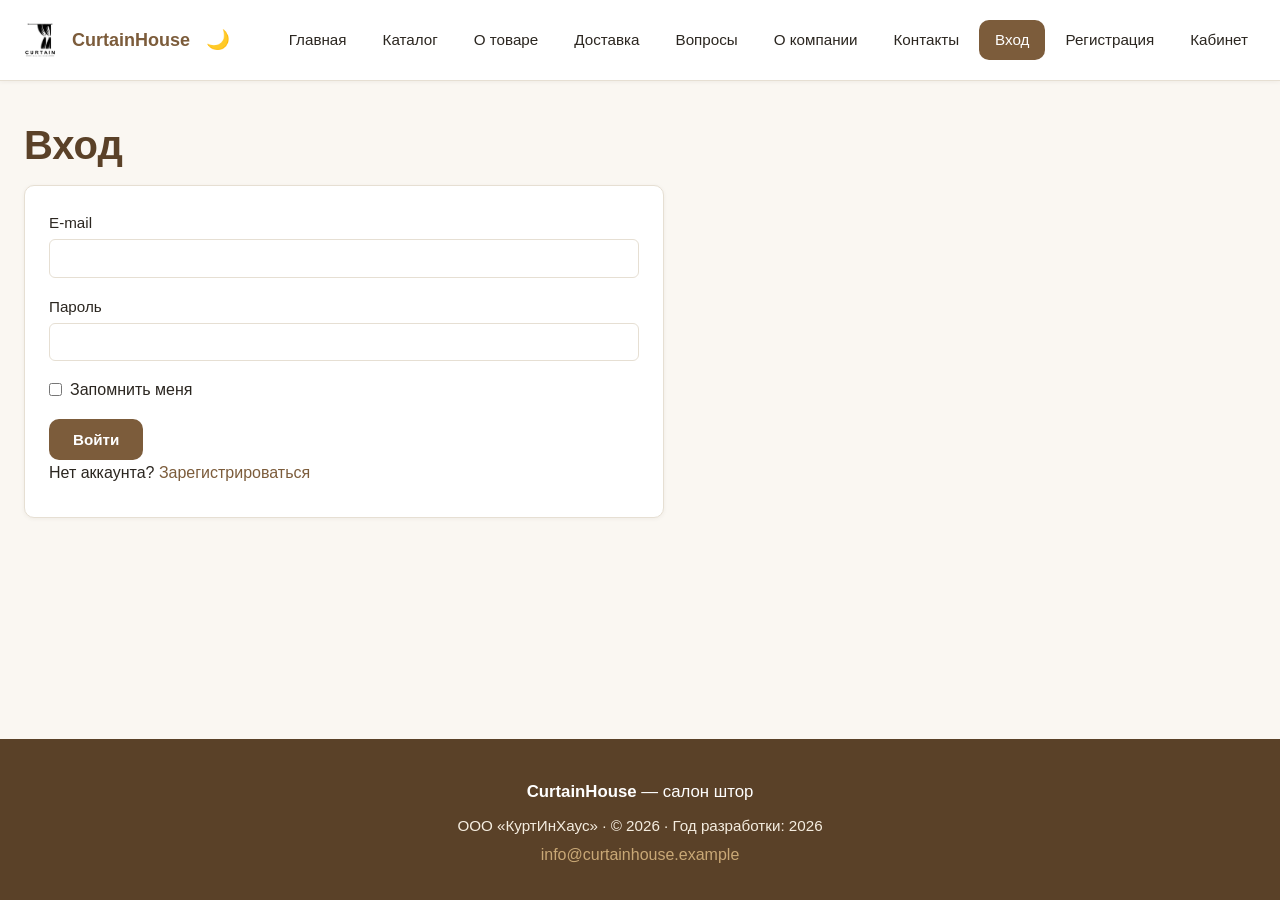
<file: login.html>
<!DOCTYPE html>
<html lang="ru">
<head>
  <meta charset="UTF-8">
  <meta name="viewport" content="width=device-width, initial-scale=1.0">
  <title>Вход — CurtainHouse</title>
  <link rel="stylesheet" href="css/style.css">
</head>
<body>
  <a href="#main" class="skip-link">Перейти к основному содержимому</a>

  <header class="header">
    <a href="index.html" class="header__logo">
      <img src="10.jpg" alt="Логотип CurtainHouse" width="48" height="48">
      <strong>CurtainHouse</strong>
    </a>
    <label class="theme-toggle" aria-label="Переключить тему">
  <input type="checkbox" class="theme-toggle__input" id="theme-toggle">
  <span class="theme-toggle__icon">🌙</span>
</label>
    <input type="checkbox" id="burger" class="header__burger-input">
    <label for="burger" class="header__burger" aria-label="Меню">
      <span class="header__burger-line"></span>
      <span class="header__burger-line"></span>
      <span class="header__burger-line"></span>
    </label>
    <nav class="header__nav" aria-label="Основное меню">
      <ul class="header__menu">
        <li><a href="index.html" class="header__menu-link">Главная</a></li>
        <li><a href="catalog.html" class="header__menu-link">Каталог</a></li>
        <li><a href="product.html" class="header__menu-link">О товаре</a></li>
        <li><a href="delivery.html" class="header__menu-link">Доставка</a></li>
        <li><a href="faq.html" class="header__menu-link">Вопросы</a></li>
        <li><a href="about.html" class="header__menu-link">О компании</a></li>
        <li><a href="contacts.html" class="header__menu-link">Контакты</a></li>
        <li><a href="login.html" class="header__menu-link header__menu-link--active" aria-current="page">Вход</a></li>
        <li><a href="register.html" class="header__menu-link">Регистрация</a></li>
        <li><a href="profile.html" class="header__menu-link">Кабинет</a></li>
      </ul>
    </nav>
  </header>

  <main class="main" id="main">
    <h1>Вход</h1>
    <form class="form" action="login.php" method="post">
      <div class="form__field">
        <label class="form__label" for="email">E-mail</label>
        <input class="form__input" type="email" id="email" name="email" required autocomplete="email">
      </div>
      <div class="form__field">
        <label class="form__label" for="password">Пароль</label>
        <input class="form__input" type="password" id="password" name="password" required autocomplete="current-password">
      </div>
      <div class="form__field">
        <label class="form__checkbox-label"><input class="form__checkbox" type="checkbox" name="remember" value="1"> Запомнить меня</label>
      </div>
      <button type="submit" class="btn btn--primary">Войти</button>
      <p>Нет аккаунта? <a href="register.html">Зарегистрироваться</a></p>
    </form>
  </main>

  <footer class="footer">
    <p class="footer__title"><strong>CurtainHouse</strong> — салон штор</p>
    <p class="footer__text">ООО «КуртИнХаус» · &copy; 2026 · Год разработки: 2026</p>
    <p><a href="mailto:info@curtainhouse.example" class="footer__link">info@curtainhouse.example</a></p>
  </footer>
    <script src="js/theme.js"></script>
</body>
</html>
</file>
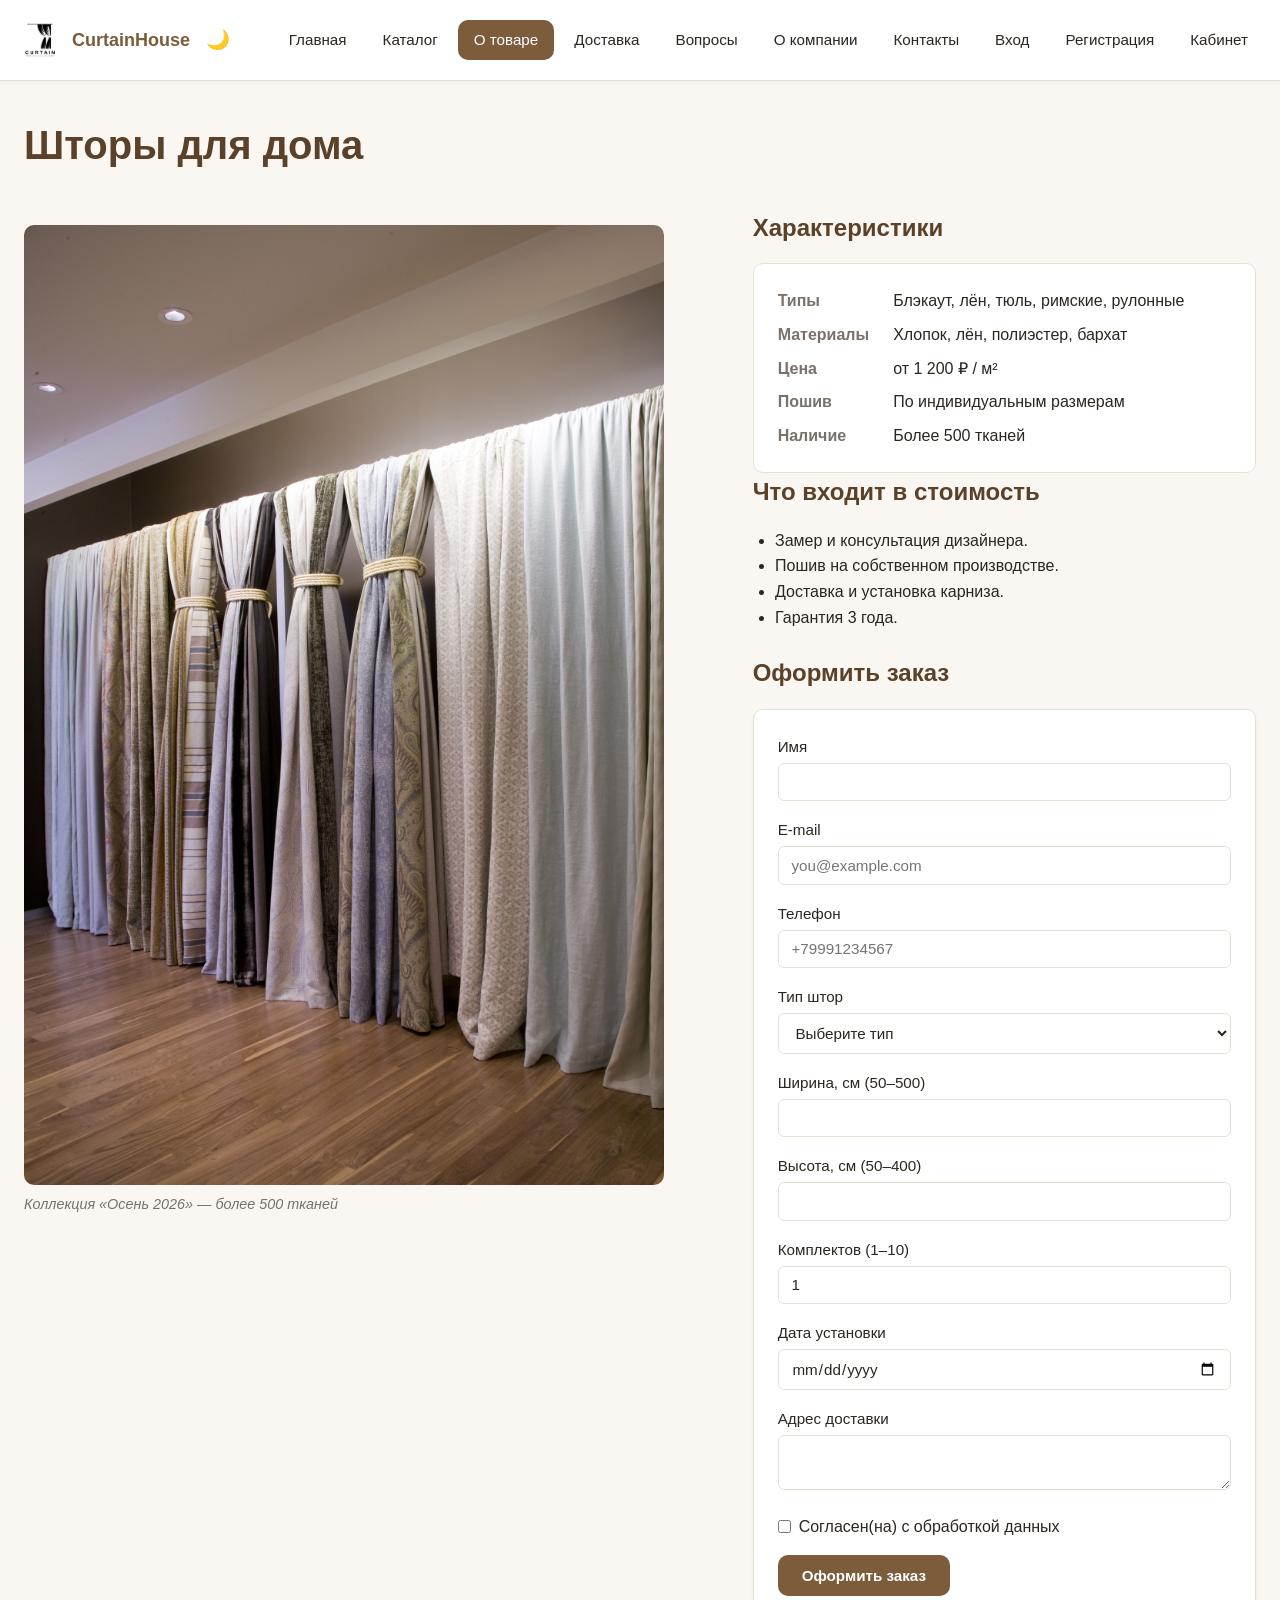
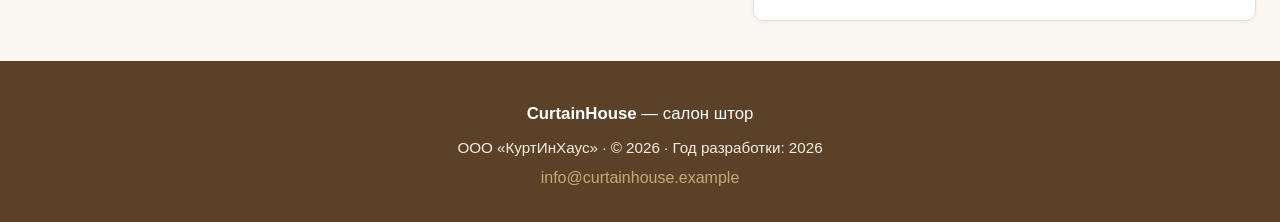
<file: product.html>
<!DOCTYPE html>
<html lang="ru">
<head>
  <meta charset="UTF-8">
  <meta name="viewport" content="width=device-width, initial-scale=1.0">
  <meta name="description" content="Шторы для дома от CurtainHouse: блэкаут, лён, тюль.">
  <title>Шторы для дома — CurtainHouse</title>
  <link rel="stylesheet" href="css/style.css">
</head>
<body>
  <a href="#main" class="skip-link">Перейти к основному содержимому</a>

  <header class="header">
    <a href="index.html" class="header__logo">
      <img src="10.jpg" alt="Логотип CurtainHouse" width="48" height="48">
      <strong>CurtainHouse</strong>
    </a>
    <label class="theme-toggle" aria-label="Переключить тему">
  <input type="checkbox" class="theme-toggle__input" id="theme-toggle">
  <span class="theme-toggle__icon">🌙</span>
</label>
    <input type="checkbox" id="burger" class="header__burger-input">
    <label for="burger" class="header__burger" aria-label="Меню">
      <span class="header__burger-line"></span>
      <span class="header__burger-line"></span>
      <span class="header__burger-line"></span>
    </label>
    <nav class="header__nav" aria-label="Основное меню">
      <ul class="header__menu">
        <li><a href="index.html" class="header__menu-link">Главная</a></li>
        <li><a href="catalog.html" class="header__menu-link">Каталог</a></li>
        <li><a href="product.html" class="header__menu-link header__menu-link--active" aria-current="page">О товаре</a></li>
        <li><a href="delivery.html" class="header__menu-link">Доставка</a></li>
        <li><a href="faq.html" class="header__menu-link">Вопросы</a></li>
        <li><a href="about.html" class="header__menu-link">О компании</a></li>
        <li><a href="contacts.html" class="header__menu-link">Контакты</a></li>
        <li><a href="login.html" class="header__menu-link">Вход</a></li>
        <li><a href="register.html" class="header__menu-link">Регистрация</a></li>
        <li><a href="profile.html" class="header__menu-link">Кабинет</a></li>
      </ul>
    </nav>
  </header>

  <main class="main" id="main">
    <article class="product">
      <h1 class="product__title">Шторы для дома</h1>

      <figure class="product__image">
        <img src="11.jpg" alt="Коллекция штор CurtainHouse" width="640" height="400">
        <figcaption>Коллекция «Осень 2026» — более 500 тканей</figcaption>
      </figure>

      <div class="product__info">
        <h2>Характеристики</h2>
        <dl>
          <dt>Типы</dt><dd>Блэкаут, лён, тюль, римские, рулонные</dd>
          <dt>Материалы</dt><dd>Хлопок, лён, полиэстер, бархат</dd>
          <dt>Цена</dt><dd>от 1 200 ₽ / м²</dd>
          <dt>Пошив</dt><dd>По индивидуальным размерам</dd>
          <dt>Наличие</dt><dd>Более 500 тканей</dd>
        </dl>

        <h2>Что входит в стоимость</h2>
        <ul>
          <li>Замер и консультация дизайнера.</li>
          <li>Пошив на собственном производстве.</li>
          <li>Доставка и установка карниза.</li>
          <li>Гарантия 3 года.</li>
        </ul>
      </div>

      <div class="product__order">
        <h2>Оформить заказ</h2>
        <form class="form" action="order.php" method="post">
          <input type="hidden" name="product_id" value="1">

          <div class="form__field">
            <label class="form__label" for="name">Имя</label>
            <input class="form__input" type="text" id="name" name="name" required minlength="2" maxlength="50">
          </div>

          <div class="form__field">
            <label class="form__label" for="email">E-mail</label>
            <input class="form__input" type="email" id="email" name="email" required placeholder="you@example.com">
          </div>

          <div class="form__field">
            <label class="form__label" for="phone">Телефон</label>
            <input class="form__input" type="tel" id="phone" name="phone" required pattern="\+7\d{10}"
                   placeholder="+79991234567" title="+7 и 10 цифр">
          </div>

          <div class="form__field">
            <label class="form__label" for="type">Тип штор</label>
            <select class="form__select" id="type" name="type" required>
              <option value="">Выберите тип</option>
              <option value="blackout">Блэкаут</option>
              <option value="linen">Лён</option>
              <option value="tulle">Тюль</option>
              <option value="roman">Римские</option>
              <option value="roller">Рулонные</option>
            </select>
          </div>

          <div class="form__field">
            <label class="form__label" for="width">Ширина, см (50–500)</label>
            <input class="form__input" type="number" id="width" name="width" min="50" max="500" required>
          </div>

          <div class="form__field">
            <label class="form__label" for="height">Высота, см (50–400)</label>
            <input class="form__input" type="number" id="height" name="height" min="50" max="400" required>
          </div>

          <div class="form__field">
            <label class="form__label" for="qty">Комплектов (1–10)</label>
            <input class="form__input" type="number" id="qty" name="qty" min="1" max="10" value="1" required>
          </div>

          <div class="form__field">
            <label class="form__label" for="install_date">Дата установки</label>
            <input class="form__input" type="date" id="install_date" name="install_date" required>
          </div>

          <div class="form__field">
            <label class="form__label" for="address">Адрес доставки</label>
            <textarea class="form__textarea" id="address" name="address" rows="2" maxlength="300" required></textarea>
          </div>

          <div class="form__field">
            <label class="form__checkbox-label"><input class="form__checkbox" type="checkbox" name="agree" value="1" required>
              Согласен(на) с обработкой данных</label>
          </div>

          <button type="submit" class="btn btn--primary">Оформить заказ</button>
        </form>
      </div>
    </article>
  </main>

  <footer class="footer">
    <p class="footer__title"><strong>CurtainHouse</strong> — салон штор</p>
    <p class="footer__text">ООО «КуртИнХаус» · &copy; 2026 · Год разработки: 2026</p>
    <p><a href="mailto:info@curtainhouse.example" class="footer__link">info@curtainhouse.example</a></p>
  </footer>
    <script src="js/theme.js"></script>
</body>
</html>
</file>
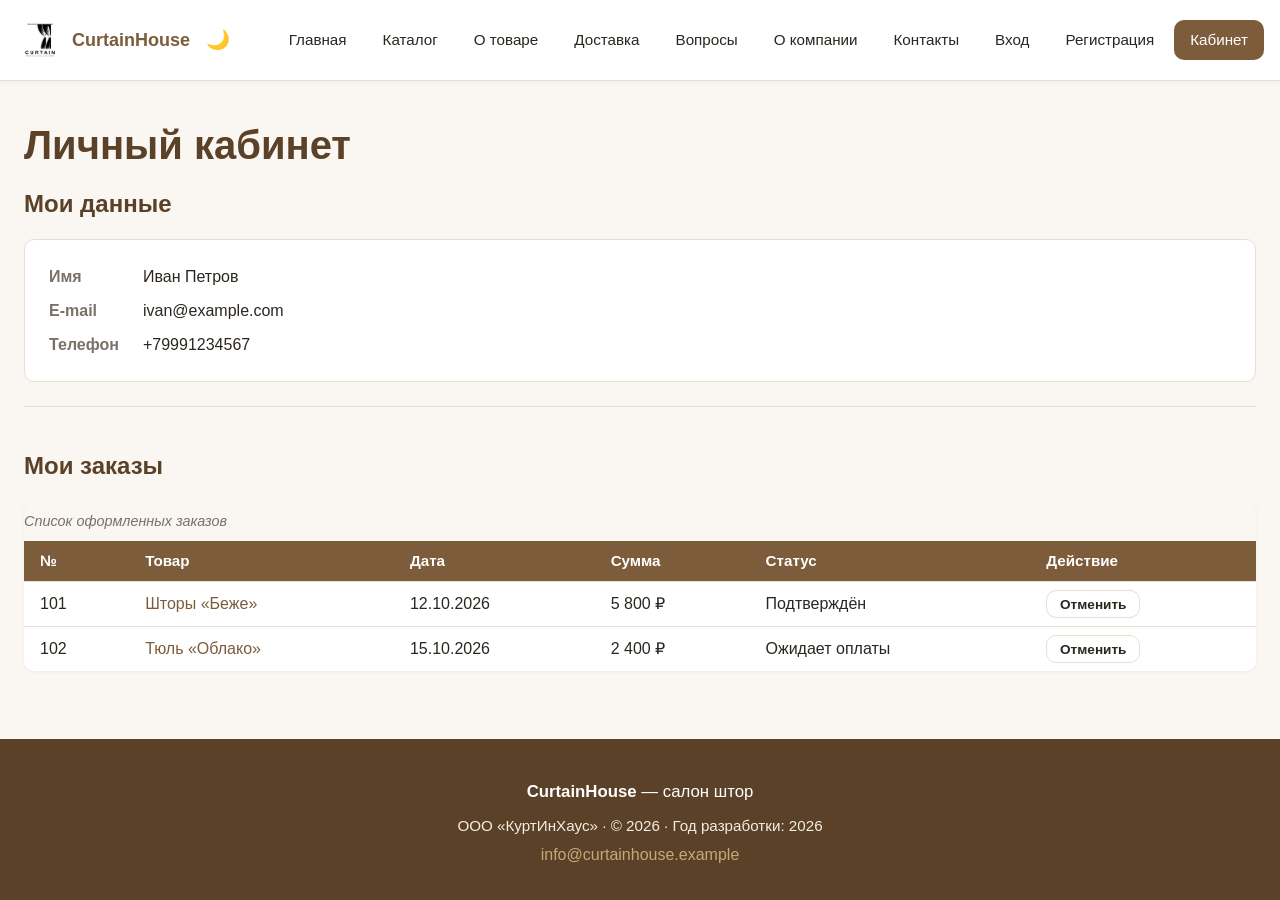
<file: profile.html>
<!DOCTYPE html>
<html lang="ru">
<head>
  <meta charset="UTF-8">
  <meta name="viewport" content="width=device-width, initial-scale=1.0">
  <title>Личный кабинет — CurtainHouse</title>
  <link rel="stylesheet" href="css/style.css">
</head>
<body>
  <a href="#main" class="skip-link">Перейти к основному содержимому</a>

  <header class="header">
    <a href="index.html" class="header__logo">
      <img src="10.jpg" alt="Логотип CurtainHouse" width="48" height="48">
      <strong>CurtainHouse</strong>
    </a>
    <label class="theme-toggle" aria-label="Переключить тему">
  <input type="checkbox" class="theme-toggle__input" id="theme-toggle">
  <span class="theme-toggle__icon">🌙</span>
</label>
    <input type="checkbox" id="burger" class="header__burger-input">
    <label for="burger" class="header__burger" aria-label="Меню">
      <span class="header__burger-line"></span>
      <span class="header__burger-line"></span>
      <span class="header__burger-line"></span>
    </label>
    <nav class="header__nav" aria-label="Основное меню">
      <ul class="header__menu">
        <li><a href="index.html" class="header__menu-link">Главная</a></li>
        <li><a href="catalog.html" class="header__menu-link">Каталог</a></li>
        <li><a href="product.html" class="header__menu-link">О товаре</a></li>
        <li><a href="delivery.html" class="header__menu-link">Доставка</a></li>
        <li><a href="faq.html" class="header__menu-link">Вопросы</a></li>
        <li><a href="about.html" class="header__menu-link">О компании</a></li>
        <li><a href="contacts.html" class="header__menu-link">Контакты</a></li>
        <li><a href="login.html" class="header__menu-link">Вход</a></li>
        <li><a href="register.html" class="header__menu-link">Регистрация</a></li>
        <li><a href="profile.html" class="header__menu-link header__menu-link--active" aria-current="page">Кабинет</a></li>
      </ul>
    </nav>
  </header>

  <main class="main" id="main">
    <h1>Личный кабинет</h1>

    <section>
      <h2>Мои данные</h2>
      <dl>
        <dt>Имя</dt><dd>Иван Петров</dd>
        <dt>E-mail</dt><dd>ivan@example.com</dd>
        <dt>Телефон</dt><dd>+79991234567</dd>
      </dl>
    </section>

    <section>
      <h2>Мои заказы</h2>
      <div class="table-wrap">
        <table class="table">
          <caption>Список оформленных заказов</caption>
          <thead>
            <tr>
              <th scope="col">№</th>
              <th scope="col">Товар</th>
              <th scope="col">Дата</th>
              <th scope="col">Сумма</th>
              <th scope="col">Статус</th>
              <th scope="col">Действие</th>
            </tr>
          </thead>
          <tbody>
            <tr>
              <td>101</td>
              <td><a href="product.html">Шторы «Беже»</a></td>
              <td><time datetime="2026-10-12">12.10.2026</time></td>
              <td>5 800 ₽</td>
              <td>Подтверждён</td>
              <td>
                <form action="cancel.php" method="post">
                  <input type="hidden" name="order_id" value="101">
                  <button type="submit" class="btn btn--secondary table__btn">Отменить</button>
                </form>
              </td>
            </tr>
            <tr>
              <td>102</td>
              <td><a href="product.html">Тюль «Облако»</a></td>
              <td><time datetime="2026-10-15">15.10.2026</time></td>
              <td>2 400 ₽</td>
              <td>Ожидает оплаты</td>
              <td>
                <form action="cancel.php" method="post">
                  <input type="hidden" name="order_id" value="102">
                  <button type="submit" class="btn btn--secondary table__btn">Отменить</button>
                </form>
              </td>
            </tr>
          </tbody>
        </table>
      </div>
    </section>
  </main>

  <footer class="footer">
    <p class="footer__title"><strong>CurtainHouse</strong> — салон штор</p>
    <p class="footer__text">ООО «КуртИнХаус» · &copy; 2026 · Год разработки: 2026</p>
    <p><a href="mailto:info@curtainhouse.example" class="footer__link">info@curtainhouse.example</a></p>
  </footer>
    <script src="js/theme.js"></script>
</body>
</html>
</file>
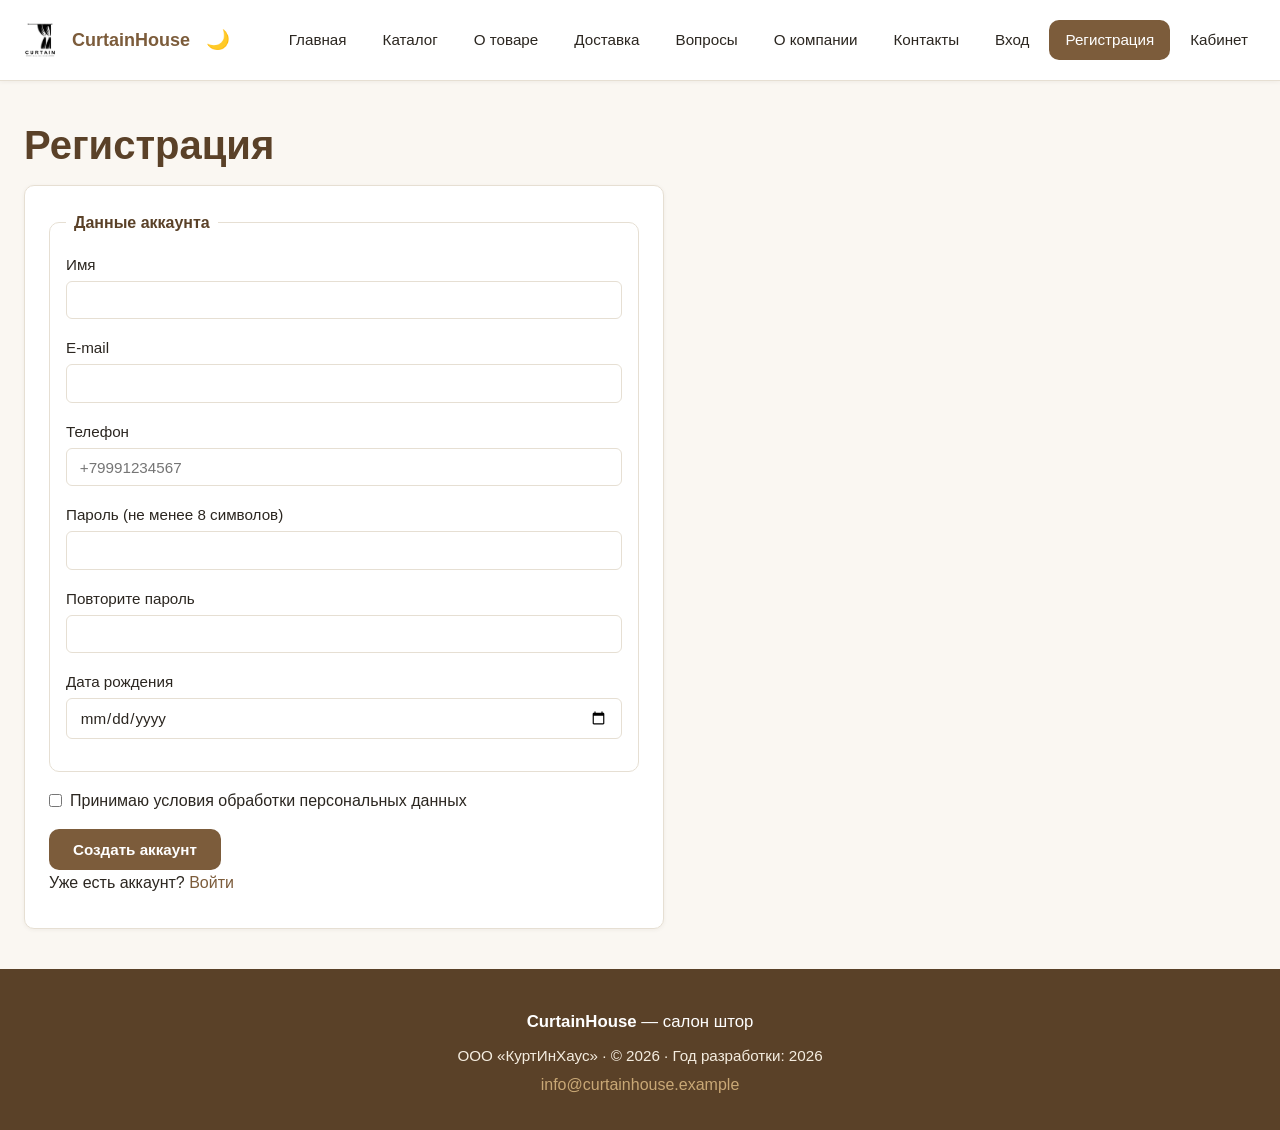
<file: register.html>
<!DOCTYPE html>
<html lang="ru">
<head>
  <meta charset="UTF-8">
  <meta name="viewport" content="width=device-width, initial-scale=1.0">
  <title>Регистрация — CurtainHouse</title>
  <link rel="stylesheet" href="css/style.css">
</head>
<body>
  <a href="#main" class="skip-link">Перейти к основному содержимому</a>

  <header class="header">
    <a href="index.html" class="header__logo">
      <img src="10.jpg" alt="Логотип CurtainHouse" width="48" height="48">
      <strong>CurtainHouse</strong>
    </a>
    <label class="theme-toggle" aria-label="Переключить тему">
  <input type="checkbox" class="theme-toggle__input" id="theme-toggle">
  <span class="theme-toggle__icon">🌙</span>
</label>
    <input type="checkbox" id="burger" class="header__burger-input">
    <label for="burger" class="header__burger" aria-label="Меню">
      <span class="header__burger-line"></span>
      <span class="header__burger-line"></span>
      <span class="header__burger-line"></span>
    </label>
    <nav class="header__nav" aria-label="Основное меню">
      <ul class="header__menu">
        <li><a href="index.html" class="header__menu-link">Главная</a></li>
        <li><a href="catalog.html" class="header__menu-link">Каталог</a></li>
        <li><a href="product.html" class="header__menu-link">О товаре</a></li>
        <li><a href="delivery.html" class="header__menu-link">Доставка</a></li>
        <li><a href="faq.html" class="header__menu-link">Вопросы</a></li>
        <li><a href="about.html" class="header__menu-link">О компании</a></li>
        <li><a href="contacts.html" class="header__menu-link">Контакты</a></li>
        <li><a href="login.html" class="header__menu-link">Вход</a></li>
        <li><a href="register.html" class="header__menu-link header__menu-link--active" aria-current="page">Регистрация</a></li>
        <li><a href="profile.html" class="header__menu-link">Кабинет</a></li>
      </ul>
    </nav>
  </header>

  <main class="main" id="main">
    <h1>Регистрация</h1>
    <form class="form" action="register.php" method="post">
      <fieldset class="form__fieldset">
        <legend class="form__legend">Данные аккаунта</legend>

        <div class="form__field">
          <label class="form__label" for="name">Имя</label>
          <input class="form__input" type="text" id="name" name="name" required minlength="2" autocomplete="name">
        </div>
        <div class="form__field">
          <label class="form__label" for="email">E-mail</label>
          <input class="form__input" type="email" id="email" name="email" required autocomplete="email">
        </div>
        <div class="form__field">
          <label class="form__label" for="phone">Телефон</label>
          <input class="form__input" type="tel" id="phone" name="phone" pattern="\+7\d{10}"
                 placeholder="+79991234567" title="+7 и 10 цифр">
        </div>
        <div class="form__field">
          <label class="form__label" for="password">Пароль (не менее 8 символов)</label>
          <input class="form__input" type="password" id="password" name="password" required minlength="8" autocomplete="new-password">
        </div>
        <div class="form__field">
          <label class="form__label" for="password2">Повторите пароль</label>
          <input class="form__input" type="password" id="password2" name="password2" required minlength="8" autocomplete="new-password">
        </div>
        <div class="form__field">
          <label class="form__label" for="birth">Дата рождения</label>
          <input class="form__input" type="date" id="birth" name="birth" max="2010-12-31">
        </div>
      </fieldset>

      <div class="form__field">
        <label class="form__checkbox-label"><input class="form__checkbox" type="checkbox" name="agree" value="1" required>
          Принимаю условия обработки персональных данных</label>
      </div>

      <button type="submit" class="btn btn--primary">Создать аккаунт</button>
      <p>Уже есть аккаунт? <a href="login.html">Войти</a></p>
    </form>
  </main>

  <footer class="footer">
    <p class="footer__title"><strong>CurtainHouse</strong> — салон штор</p>
    <p class="footer__text">ООО «КуртИнХаус» · &copy; 2026 · Год разработки: 2026</p>
    <p><a href="mailto:info@curtainhouse.example" class="footer__link">info@curtainhouse.example</a></p>
  </footer>
    <script src="js/theme.js"></script>
</body>
</html>
</file>
<file: css/style.css>
/* ============================================================
   CurtainHouse — финальный стиль
   Содержание:
   1.  Сброс и токены
   2.  Тёмная тема (prefers-color-scheme + data-theme)
   3.  Базовая типографика
   4.  Шапка, бургер-меню, переключатель темы
   5.  Основной контейнер
   6.  Кнопки и ссылки
   7.  Формы (hover, focus-visible, user-invalid)
   8.  Карточки и сетка каталога
   9.  Каталог «сайдбар + контент»
   10. Страница товара (grid-template-areas)
   11. Таблицы с прокруткой
   12. Figure, видео, dl, FAQ
   13. Подвал
   14. Скелетон (shimmer)
   15. @keyframes
   16. Эффекты: поворот, подсказки, пульс, тост, зум,
       3D-карточка, «взрыв»
   17. animation-timeline: view()
   18. prefers-reduced-motion
   19. Адаптив (mobile-first)
   ============================================================ */

/* ============================================================
   1. СБРОС И ТОКЕНЫ
   ============================================================ */

*,
*::before,
*::after {
  box-sizing: border-box;
  margin: 0;
  padding: 0;
}

:root {
  /* Палитра — фирменный цвет и оттенки */
  --color-primary: #7c5c3b;
  --color-primary-dark: #5a4128;
  --color-accent: #c9a876;
  --color-accent-light: #e6d3b3;
  --color-bg: #faf7f2;
  --color-surface: #ffffff;
  --color-text: #2b2620;
  --color-muted: #7a7168;
  --color-border: #e6dfd3;
  --color-danger: #c0392b;
  --color-success: #27ae60;

  /* Отступы */
  --space-xs: 0.25rem;
  --space-sm: 0.5rem;
  --space-md: 1rem;
  --space-lg: 1.5rem;
  --space-xl: 2.5rem;
  --space-2xl: 4rem;

  /* Радиусы */
  --radius-sm: 6px;
  --radius-md: 10px;
  --radius-lg: 16px;
  --radius-full: 999px;

  /* Типографика */
  --font-main: 'Segoe UI', Tahoma, Verdana, sans-serif;
  --fs-base: 1rem;
  --fs-lg: 1.125rem;
  --fs-xl: 1.5rem;
  --fs-2xl: 2rem;
  --fs-3xl: 2.5rem;

  /* Тени и переходы */
  --shadow-sm: 0 1px 4px rgba(60, 45, 30, 0.06);
  --shadow-md: 0 4px 16px rgba(60, 45, 30, 0.1);
  --shadow-lg: 0 12px 32px rgba(60, 45, 30, 0.16);
  --transition-fast: 0.15s ease;
  --transition-base: 0.25s ease;
  --transition-slow: 0.4s ease;

  /* Сетка */
  --container: 1400px;
  --header-h: 80px;
}

/* ============================================================
   2. ТЁМНАЯ ТЕМА
   ============================================================ */

@media (prefers-color-scheme: dark) {
  :root {
    --color-primary: #c9a876;
    --color-primary-dark: #e6d3b3;
    --color-accent: #a8835a;
    --color-accent-light: #6a4a2b;
    --color-bg: #1a1613;
    --color-surface: #241f1a;
    --color-text: #f2ede4;
    --color-muted: #b8ada0;
    --color-border: #3a322a;
    --color-danger: #e57366;
  }
}

/* Ручное переключение через атрибут data-theme */
:root[data-theme="dark"] {
  --color-primary: #c9a876;
  --color-primary-dark: #e6d3b3;
  --color-accent: #a8835a;
  --color-accent-light: #6a4a2b;
  --color-bg: #1a1613;
  --color-surface: #241f1a;
  --color-text: #f2ede4;
  --color-muted: #b8ada0;
  --color-border: #3a322a;
  --color-danger: #e57366;
}

:root[data-theme="light"] {
  --color-primary: #7c5c3b;
  --color-primary-dark: #5a4128;
  --color-accent: #c9a876;
  --color-accent-light: #e6d3b3;
  --color-bg: #faf7f2;
  --color-surface: #ffffff;
  --color-text: #2b2620;
  --color-muted: #7a7168;
  --color-border: #e6dfd3;
  --color-danger: #c0392b;
}

/* ============================================================
   3. БАЗОВАЯ ТИПОГРАФИКА
   ============================================================ */

html {
  font-size: 16px;
  scroll-behavior: smooth;
}

body {
  font-family: var(--font-main);
  font-size: var(--fs-base);
  line-height: 1.6;
  color: var(--color-text);
  background: var(--color-bg);
  min-height: 100vh;
  display: flex;
  flex-direction: column;
  overflow-x: hidden;
}

img { max-width: 100%; height: auto; display: block; }

a {
  color: var(--color-primary);
  text-decoration: none;
  transition: color var(--transition-fast);
}

a:hover { color: var(--color-primary-dark); text-decoration: underline; }

ul, ol { padding-left: 1.4rem; }

h1 { font-size: var(--fs-2xl); margin-bottom: var(--space-md); color: var(--color-primary-dark); line-height: 1.2; }
h2 { font-size: var(--fs-xl); margin-bottom: var(--space-md); color: var(--color-primary-dark); }
h3 { font-size: var(--fs-lg); margin-bottom: var(--space-sm); }
p  { margin-bottom: var(--space-sm); }

/* Skip-link */
.skip-link {
  position: absolute;
  top: -100px;
  left: var(--space-md);
  padding: var(--space-sm) var(--space-md);
  background: var(--color-primary-dark);
  color: #fff;
  border-radius: 0 0 var(--radius-md) var(--radius-md);
  font-weight: 600;
  z-index: 1000;
  transition: top var(--transition-fast);
}

.skip-link:focus {
  top: 0;
  color: #fff;
  text-decoration: none;
  outline: 3px solid var(--color-accent);
}

/* ============================================================
   4. ШАПКА, БУРГЕР-МЕНЮ, ПЕРЕКЛЮЧАТЕЛЬ ТЕМЫ
   ============================================================ */

.header {
  background: var(--color-surface);
  border-bottom: 1px solid var(--color-border);
  box-shadow: var(--shadow-sm);
  position: sticky;
  top: 0;
  z-index: 100;
  padding: var(--space-md);
  display: flex;
  flex-wrap: wrap;
  align-items: center;
  justify-content: space-between;
  gap: var(--space-sm);
}

.header__logo {
  display: flex;
  align-items: center;
  gap: var(--space-sm);
  font-size: var(--fs-lg);
  color: var(--color-primary);
  text-decoration: none;
}

.header__logo img {
  width: 48px;
  height: 48px;
  border-radius: 50%;
  object-fit: cover;
  transition: transform var(--transition-base);
}

.header__logo:hover img { transform: rotate(360deg); }
.header__logo:hover { text-decoration: none; color: var(--color-primary-dark); }

/* Переключатель темы — чекбокс + label */
.theme-toggle {
  display: flex;
  align-items: center;
  gap: var(--space-xs);
  cursor: pointer;
  padding: var(--space-sm);
  border-radius: var(--radius-sm);
  transition: background var(--transition-fast);
}

.theme-toggle:hover { background: var(--color-bg); }

.theme-toggle__input { display: none; }

.theme-toggle__icon {
  display: inline-block;
  font-size: 1.2rem;
  transition: transform var(--transition-base);
}

.theme-toggle__input:checked ~ .theme-toggle__icon {
  transform: rotate(360deg);
}

/* Бургер — чекбокс + label */
.header__burger-input { display: none; }

.header__burger {
  display: flex;
  flex-direction: column;
  justify-content: center;
  gap: 5px;
  width: 40px;
  height: 40px;
  cursor: pointer;
  padding: var(--space-sm);
  border-radius: var(--radius-sm);
  transition: background var(--transition-fast);
}

.header__burger:hover { background: var(--color-bg); }

.header__burger-line {
  display: block;
  width: 24px;
  height: 2px;
  background: var(--color-text);
  border-radius: 2px;
  transition: transform var(--transition-base), opacity var(--transition-base);
}

.header__burger-input:checked ~ .header__burger .header__burger-line:nth-child(1) {
  transform: translateY(7px) rotate(45deg);
}
.header__burger-input:checked ~ .header__burger .header__burger-line:nth-child(2) {
  opacity: 0;
}
.header__burger-input:checked ~ .header__burger .header__burger-line:nth-child(3) {
  transform: translateY(-7px) rotate(-45deg);
}

/* Меню */
.header__nav {
  width: 100%;
  max-height: 0;
  overflow: hidden;
  transition: max-height var(--transition-slow);
}

.header__burger-input:checked ~ .header__nav { max-height: 800px; }

.header__menu {
  list-style: none;
  padding: 0;
  margin: 0;
  display: flex;
  flex-direction: column;
  gap: var(--space-xs);
}

.header__menu-link {
  display: block;
  padding: var(--space-sm) var(--space-md);
  border-radius: var(--radius-md);
  color: var(--color-text);
  font-size: 0.95rem;
  transition: background var(--transition-fast), color var(--transition-fast), transform var(--transition-fast);
}

.header__menu-link:hover {
  background: var(--color-bg);
  color: var(--color-primary);
  text-decoration: none;
  transform: translateX(4px);
}

.header__menu-link--active { background: var(--color-primary); color: #fff; }
.header__menu-link--active:hover { background: var(--color-primary-dark); color: #fff; }

/* ============================================================
   5. ОСНОВНОЙ КОНТЕЙНЕР
   ============================================================ */

.main {
  flex: 1;
  width: 100%;
  max-width: var(--container);
  margin: 0 auto;
  padding: var(--space-lg) var(--space-md) var(--space-xl);
}

.main > section {
  margin-bottom: var(--space-xl);
  padding-bottom: var(--space-lg);
  border-bottom: 1px solid var(--color-border);
}

.main > section:last-of-type { border-bottom: none; margin-bottom: 0; }

/* ============================================================
   6. КНОПКИ
   ============================================================ */

.btn {
  display: inline-flex;
  align-items: center;
  justify-content: center;
  padding: 0.75rem 1.5rem;
  border: none;
  border-radius: var(--radius-md);
  font-family: inherit;
  font-size: 0.95rem;
  font-weight: 600;
  cursor: pointer;
  transition: transform var(--transition-fast), background var(--transition-base), box-shadow var(--transition-base);
  position: relative;
  overflow: hidden;
}

.btn:hover { transform: translateY(-2px); box-shadow: var(--shadow-md); }
.btn:active { transform: translateY(0) scale(0.98); }

.btn:focus-visible {
  outline: 3px solid var(--color-accent);
  outline-offset: 2px;
}

.btn--primary { background: var(--color-primary); color: #fff; }
.btn--primary:hover { background: var(--color-primary-dark); color: #fff; text-decoration: none; }

.btn--secondary {
  background: transparent;
  color: var(--color-text);
  border: 1px solid var(--color-border);
}
.btn--secondary:hover { background: var(--color-bg); }

/* Пульсирующая кнопка привлечения внимания */
.btn--pulse { animation: pulse 2s infinite; }

.section__link {
  display: inline-block;
  padding: 0.7rem 1.4rem;
  background: var(--color-primary);
  color: #fff;
  border-radius: var(--radius-md);
  font-weight: 600;
  margin-top: var(--space-sm);
  transition: background var(--transition-base), transform var(--transition-fast);
}

.section__link:hover {
  background: var(--color-primary-dark);
  color: #fff;
  text-decoration: none;
  transform: translateX(4px);
}

/* ============================================================
   7. ФОРМЫ (hover, focus-visible, user-invalid)
   ============================================================ */

.form {
  background: var(--color-surface);
  padding: var(--space-lg);
  border-radius: var(--radius-md);
  border: 1px solid var(--color-border);
  box-shadow: var(--shadow-sm);
  max-width: 640px;
}

.aside .form { padding: 0; border: none; box-shadow: none; background: transparent; max-width: 100%; }

.form__field { margin-bottom: var(--space-md); }

.form__label {
  display: inline-block;
  margin-bottom: var(--space-xs);
  font-weight: 500;
  font-size: 0.95rem;
}

.form__input,
.form__select,
.form__textarea {
  width: 100%;
  padding: 0.6rem 0.8rem;
  border: 1px solid var(--color-border);
  border-radius: var(--radius-sm);
  font-family: inherit;
  font-size: 0.95rem;
  background: var(--color-surface);
  color: var(--color-text);
  transition: border-color var(--transition-fast), box-shadow var(--transition-fast), background var(--transition-fast);
}

.form__input:hover,
.form__select:hover,
.form__textarea:hover {
  border-color: var(--color-accent);
}

.form__input:focus-visible,
.form__select:focus-visible,
.form__textarea:focus-visible {
  outline: none;
  border-color: var(--color-primary);
  box-shadow: 0 0 0 3px rgba(124, 92, 59, 0.2);
}

/* :user-invalid — срабатывает только после ввода пользователя */
.form__input:user-invalid,
.form__select:user-invalid,
.form__textarea:user-invalid {
  border-color: var(--color-danger);
  background: rgba(192, 57, 43, 0.05);
  animation: shake 0.4s ease;
}

.form__fieldset {
  border: 1px solid var(--color-border);
  border-radius: var(--radius-md);
  padding: var(--space-md);
  margin-bottom: var(--space-md);
}

.form__legend {
  padding: 0 var(--space-sm);
  font-weight: 600;
  color: var(--color-primary-dark);
}

.form__checkbox-label {
  display: flex;
  align-items: center;
  gap: var(--space-sm);
}

.form__checkbox {
  width: auto;
  accent-color: var(--color-primary);
}

/* ============================================================
   8. КАРТОЧКИ И СЕТКА КАТАЛОГА
   ============================================================ */

.card-grid {
  display: grid;
  grid-template-columns: repeat(auto-fill, minmax(280px, 1fr));
  gap: var(--space-lg);
  align-items: stretch;
}

.card-grid__title { grid-column: 1 / -1; }

/* Карточка */
.card {
  background: var(--color-surface);
  border: 1px solid var(--color-border);
  border-radius: var(--radius-md);
  padding: var(--space-md);
  box-shadow: var(--shadow-sm);
  transition: transform var(--transition-base), box-shadow var(--transition-base);
  display: flex;
  flex-direction: column;
  gap: var(--space-sm);
  overflow: hidden;
  /* Появление карточек */
  animation: card-appear 0.6s ease both;
}

/* Эффект увеличения при наведении */
.card:hover {
  transform: translateY(-4px) scale(1.02);
  box-shadow: var(--shadow-lg);
}

.card__image {
  width: 100%;
  height: 220px;
  object-fit: cover;
  border-radius: var(--radius-sm);
  transition: transform var(--transition-slow);
}

/* Увеличение изображения при наведении */
.card:hover .card__image { transform: scale(1.08) rotate(1deg); }

.card__title { margin: var(--space-xs) 0; }
.card__title-link { color: var(--color-primary-dark); }
.card__meta { color: var(--color-muted); font-size: 0.95rem; }
.card__price { color: var(--color-primary); font-size: 1.1rem; font-weight: 600; }
.card__actions { margin-top: auto; }
.card__btn { align-self: flex-start; }

/* --- 3D-карточка с эффектом переворота --- */

.card--flip {
  perspective: 1200px;
  position: relative;
  height: 340px;
  padding: 0;
  background: transparent;
  border: none;
  box-shadow: none;
  display: block;
}

.card--flip__inner {
  position: relative;
  width: 100%;
  height: 100%;
  transition: transform 0.8s cubic-bezier(0.4, 0, 0.2, 1);
  transform-style: preserve-3d;
}

.card--flip:hover .card--flip__inner,
.card--flip:focus-within .card--flip__inner {
  transform: rotateY(180deg);
}

.card--flip__front,
.card--flip__back {
  position: absolute;
  inset: 0;
  backface-visibility: hidden;
  border-radius: var(--radius-md);
  overflow: hidden;
  background: var(--color-surface);
  border: 1px solid var(--color-border);
  padding: var(--space-md);
  display: flex;
  flex-direction: column;
  gap: var(--space-sm);
  box-shadow: var(--shadow-md);
}

.card--flip__back {
  transform: rotateY(180deg);
  background: var(--color-primary);
  color: #fff;
}

.card--flip__back h3,
.card--flip__back p { color: #fff; }

/* ============================================================
   9. КАТАЛОГ «САЙДБАР + КОНТЕНТ»
   ============================================================ */

.catalog {
  display: grid;
  grid-template-columns: 1fr;
  gap: var(--space-lg);
  align-items: start;
}

.catalog__aside {
  background: var(--color-surface);
  border: 1px solid var(--color-border);
  border-radius: var(--radius-md);
  padding: var(--space-lg);
  box-shadow: var(--shadow-sm);
}

.catalog__aside-title {
  font-size: 1.2rem;
  margin-bottom: var(--space-md);
  padding-bottom: var(--space-sm);
  border-bottom: 2px solid var(--color-accent);
}

.catalog__content { min-width: 0; }

/* ============================================================
   10. СТРАНИЦА ТОВАРА — grid-template-areas
   ============================================================ */

.product {
  display: grid;
  grid-template-areas:
    "title"
    "image"
    "info"
    "order";
  gap: var(--space-lg);
}

.product__title { grid-area: title; }
.product__image { grid-area: image; }
.product__info  { grid-area: info; }
.product__order { grid-area: order; }

.product__image img { border-radius: var(--radius-md); }

/* ============================================================
   11. ТАБЛИЦЫ С ПРОКРУТКОЙ
   ============================================================ */

.table-wrap {
  width: 100%;
  overflow-x: auto;
  -webkit-overflow-scrolling: touch;
  border-radius: var(--radius-md);
  box-shadow: var(--shadow-sm);
}

.table {
  width: 100%;
  min-width: 560px;
  border-collapse: collapse;
  background: var(--color-surface);
}

.table caption {
  text-align: left;
  font-style: italic;
  color: var(--color-muted);
  padding: var(--space-sm) 0;
  font-size: 0.9rem;
}

.table thead { background: var(--color-primary); color: #fff; }

.table th,
.table td {
  padding: var(--space-sm) var(--space-md);
  text-align: left;
  border-bottom: 1px solid var(--color-border);
  vertical-align: middle;
}

.table th { font-weight: 600; font-size: 0.95rem; }

.table tbody tr { transition: background var(--transition-fast); }
.table tbody tr:hover { background: var(--color-bg); }
.table tbody tr:last-child td { border-bottom: none; }

.table__btn {
  padding: 0.35rem 0.8rem;
  font-size: 0.85rem;
  margin: 0;
}

/* ============================================================
   12. FIGURE, ВИДЕО, DL, FAQ
   ============================================================ */

figure { margin: var(--space-md) 0; }

figcaption {
  font-size: 0.9rem;
  color: var(--color-muted);
  margin-top: var(--space-sm);
  font-style: italic;
}

video {
  max-width: 100%;
  height: auto;
  border-radius: var(--radius-md);
  box-shadow: var(--shadow-sm);
}

dl {
  display: grid;
  grid-template-columns: max-content 1fr;
  gap: var(--space-sm) var(--space-lg);
  background: var(--color-surface);
  padding: var(--space-lg);
  border-radius: var(--radius-md);
  border: 1px solid var(--color-border);
}

dt { font-weight: 600; color: var(--color-muted); }
dd { color: var(--color-text); }

/* FAQ — details/summary */
.faq {
  background: var(--color-surface);
  border: 1px solid var(--color-border);
  border-radius: var(--radius-md);
  margin-bottom: var(--space-md);
  box-shadow: var(--shadow-sm);
  overflow: hidden;
  transition: box-shadow var(--transition-base);
}

.faq[open] { box-shadow: var(--shadow-md); }

.faq__question {
  padding: var(--space-md) var(--space-lg);
  font-weight: 600;
  font-size: 1.05rem;
  color: var(--color-primary-dark);
  cursor: pointer;
  list-style: none;
  display: flex;
  justify-content: space-between;
  align-items: center;
  gap: var(--space-md);
  transition: background var(--transition-fast);
}

.faq__question::-webkit-details-marker { display: none; }

.faq__question::after {
  content: "+";
  font-size: 1.5rem;
  font-weight: 700;
  color: var(--color-primary);
  transition: transform var(--transition-base);
  flex-shrink: 0;
}

.faq[open] .faq__question::after {
  content: "−";
  transform: rotate(180deg);
}

.faq__question:hover { background: var(--color-bg); }

.faq__question:focus-visible {
  outline: 3px solid var(--color-accent);
  outline-offset: -3px;
}

.faq__answer {
  padding: 0 var(--space-lg) var(--space-md);
  color: var(--color-text);
  line-height: 1.7;
  margin: 0;
}

.faq__answer a { color: var(--color-primary); text-decoration: underline; }

/* ============================================================
   13. ПОДВАЛ
   ============================================================ */

.footer {
  background: var(--color-primary-dark);
  color: #f5ede0;
  padding: var(--space-xl) var(--space-md) var(--space-lg);
  text-align: center;
  margin-top: auto;
}

.footer__title { color: #fff; font-size: 1.05rem; }
.footer__text { margin-bottom: var(--space-xs); font-size: 0.95rem; }
.footer__link { color: var(--color-accent); }
.footer__link:hover { color: #fff; }

/* ============================================================
   14. СКЕЛЕТОН (shimmer)
   ============================================================ */

.skeleton {
  background: linear-gradient(
    90deg,
    var(--color-border) 0%,
    var(--color-surface) 50%,
    var(--color-border) 100%
  );
  background-size: 200% 100%;
  border-radius: var(--radius-sm);
  animation: shimmer 1.4s infinite linear;
  min-height: 1rem;
}

.skeleton--image { height: 220px; width: 100%; }
.skeleton--text  { height: 1rem; margin-top: var(--space-sm); }
.skeleton--title { height: 1.4rem; width: 60%; }

/* ============================================================
   15. @keyframes
   ============================================================ */

@keyframes card-appear {
  from { opacity: 0; transform: translateY(20px) scale(0.96); }
  to   { opacity: 1; transform: translateY(0) scale(1); }
}

@keyframes shimmer {
  0%   { background-position: -200% 0; }
  100% { background-position: 200% 0; }
}

@keyframes pulse {
  0%, 100% { box-shadow: 0 0 0 0 rgba(124, 92, 59, 0.6); }
  50%      { box-shadow: 0 0 0 12px rgba(124, 92, 59, 0); }
}

@keyframes spin {
  from { transform: rotate(0deg); }
  to   { transform: rotate(360deg); }
}

@keyframes shake {
  0%, 100% { transform: translateX(0); }
  20%, 60% { transform: translateX(-4px); }
  40%, 80% { transform: translateX(4px); }
}

@keyframes explode {
  0%   { box-shadow: 0 0 0 0 var(--color-accent); opacity: 1; }
  100% { box-shadow: 0 0 0 24px transparent; opacity: 0; }
}

@keyframes toast-in {
  from { opacity: 0; transform: translateY(20px); }
  to   { opacity: 1; transform: translateY(0); }
}

@keyframes fade-in-up {
  from { opacity: 0; transform: translateY(24px); }
  to   { opacity: 1; transform: translateY(0); }
}

/* ============================================================
   16. ЭФФЕКТЫ
   ============================================================ */

/* Плавное появление подсказок */
.tooltip {
  position: relative;
  display: inline-block;
  border-bottom: 1px dashed var(--color-muted);
  cursor: help;
}

.tooltip__text {
  position: absolute;
  bottom: 130%;
  left: 50%;
  transform: translateX(-50%) translateY(8px);
  padding: var(--space-sm) var(--space-md);
  background: var(--color-primary-dark);
  color: #fff;
  border-radius: var(--radius-sm);
  font-size: 0.85rem;
  white-space: nowrap;
  opacity: 0;
  pointer-events: none;
  transition: opacity var(--transition-base), transform var(--transition-base);
  z-index: 10;
}

.tooltip:hover .tooltip__text,
.tooltip:focus-within .tooltip__text {
  opacity: 1;
  transform: translateX(-50%) translateY(0);
}

/* Вращающийся элемент — спиннер */
.spinner {
  display: inline-block;
  width: 32px;
  height: 32px;
  border: 3px solid var(--color-border);
  border-top-color: var(--color-primary);
  border-radius: 50%;
  animation: spin 1s linear infinite;
}

/* Анимированное уведомление */
.toast {
  position: fixed;
  right: var(--space-md);
  bottom: var(--space-md);
  padding: var(--space-md) var(--space-lg);
  background: var(--color-primary);
  color: #fff;
  border-radius: var(--radius-md);
  box-shadow: var(--shadow-lg);
  animation: toast-in 0.4s ease both;
  z-index: 200;
  max-width: 320px;
}

/* Эффект «взрыва» вокруг текста при наведении */
.explode {
  position: relative;
  display: inline-block;
  padding: var(--space-xs) var(--space-sm);
  cursor: pointer;
  transition: color var(--transition-base);
}

.explode::before,
.explode::after {
  content: "";
  position: absolute;
  inset: 0;
  border-radius: var(--radius-sm);
  pointer-events: none;
  opacity: 0;
}

.explode:hover { color: var(--color-primary-dark); }
.explode:hover::before { animation: explode 0.7s ease-out forwards; }
.explode:hover::after  { animation: explode 0.7s ease-out 0.15s forwards; }

/* ============================================================
   17. animation-timeline: view()
   ============================================================ */

@supports (animation-timeline: view()) {
  .card {
    animation: fade-in-up 0.8s ease both;
    animation-timeline: view();
    animation-range: entry 0% cover 30%;
  }
}

/* ============================================================
   18. prefers-reduced-motion
   ============================================================ */

@media (prefers-reduced-motion: reduce) {
  *,
  *::before,
  *::after {
    animation-duration: 0.01ms !important;
    animation-iteration-count: 1 !important;
    transition-duration: 0.01ms !important;
    scroll-behavior: auto !important;
  }
}

/* ============================================================
   19. АДАПТИВ (mobile-first)
   ============================================================ */

/* База: 360px+ — одна колонка */

/* ≥ 640px — планшет */
@media (min-width: 640px) {
  .main { padding: var(--space-xl) var(--space-lg) var(--space-xl); }

  .card-grid { grid-template-columns: repeat(auto-fill, minmax(240px, 1fr)); }

  .product {
    grid-template-areas:
      "title title"
      "image info"
      "order order";
    grid-template-columns: 1fr 1fr;
  }
}

/* ≥ 900px — десктоп */
@media (min-width: 900px) {
  /* Бургер скрыт, меню в строку */
  .header__burger { display: none; }

  .header__nav {
    width: auto;
    max-height: none;
    overflow: visible;
    margin-left: auto;
  }

  .header__menu {
    flex-direction: row;
    flex-wrap: wrap;
    gap: var(--space-xs);
  }

  /* Каталог: сайдбар + контент */
  .catalog {
    grid-template-columns: 300px 1fr;
    gap: var(--space-xl);
  }

  .catalog__aside {
    position: sticky;
    top: calc(var(--header-h) + var(--space-md));
  }

  /* Страница товара: 2 колонки */
  .product {
    grid-template-areas:
      "title title"
      "image info"
      "image order";
    grid-template-columns: 1.2fr 1fr;
  }
}

/* ≥ 1200px — широкий десктоп */
@media (min-width: 1200px) {
  h1 { font-size: var(--fs-3xl); }

  .card-grid { grid-template-columns: repeat(auto-fill, minmax(300px, 1fr)); }

  .product {
    grid-template-areas:
      "title title"
      "image info"
      "image order";
    grid-template-columns: 1.4fr 1fr;
  }
}

/* Защита от горизонтальной прокрутки */
html, body { max-width: 100vw; overflow-x: hidden; }

/* ============================================================
   КОНЕЦ ФАЙЛА
   ============================================================ */
   /* Появление секций */
@keyframes section-appear {
  from { opacity: 0; transform: translateY(30px); }
  to   { opacity: 1; transform: translateY(0); }
}

.main > section {
  animation: section-appear 0.7s ease both;
}

/* Появление формы */
@keyframes form-appear {
  from { opacity: 0; transform: translateY(16px); }
  to   { opacity: 1; transform: translateY(0); }
}

.form {
  animation: form-appear 0.5s ease both;
}
</file>
